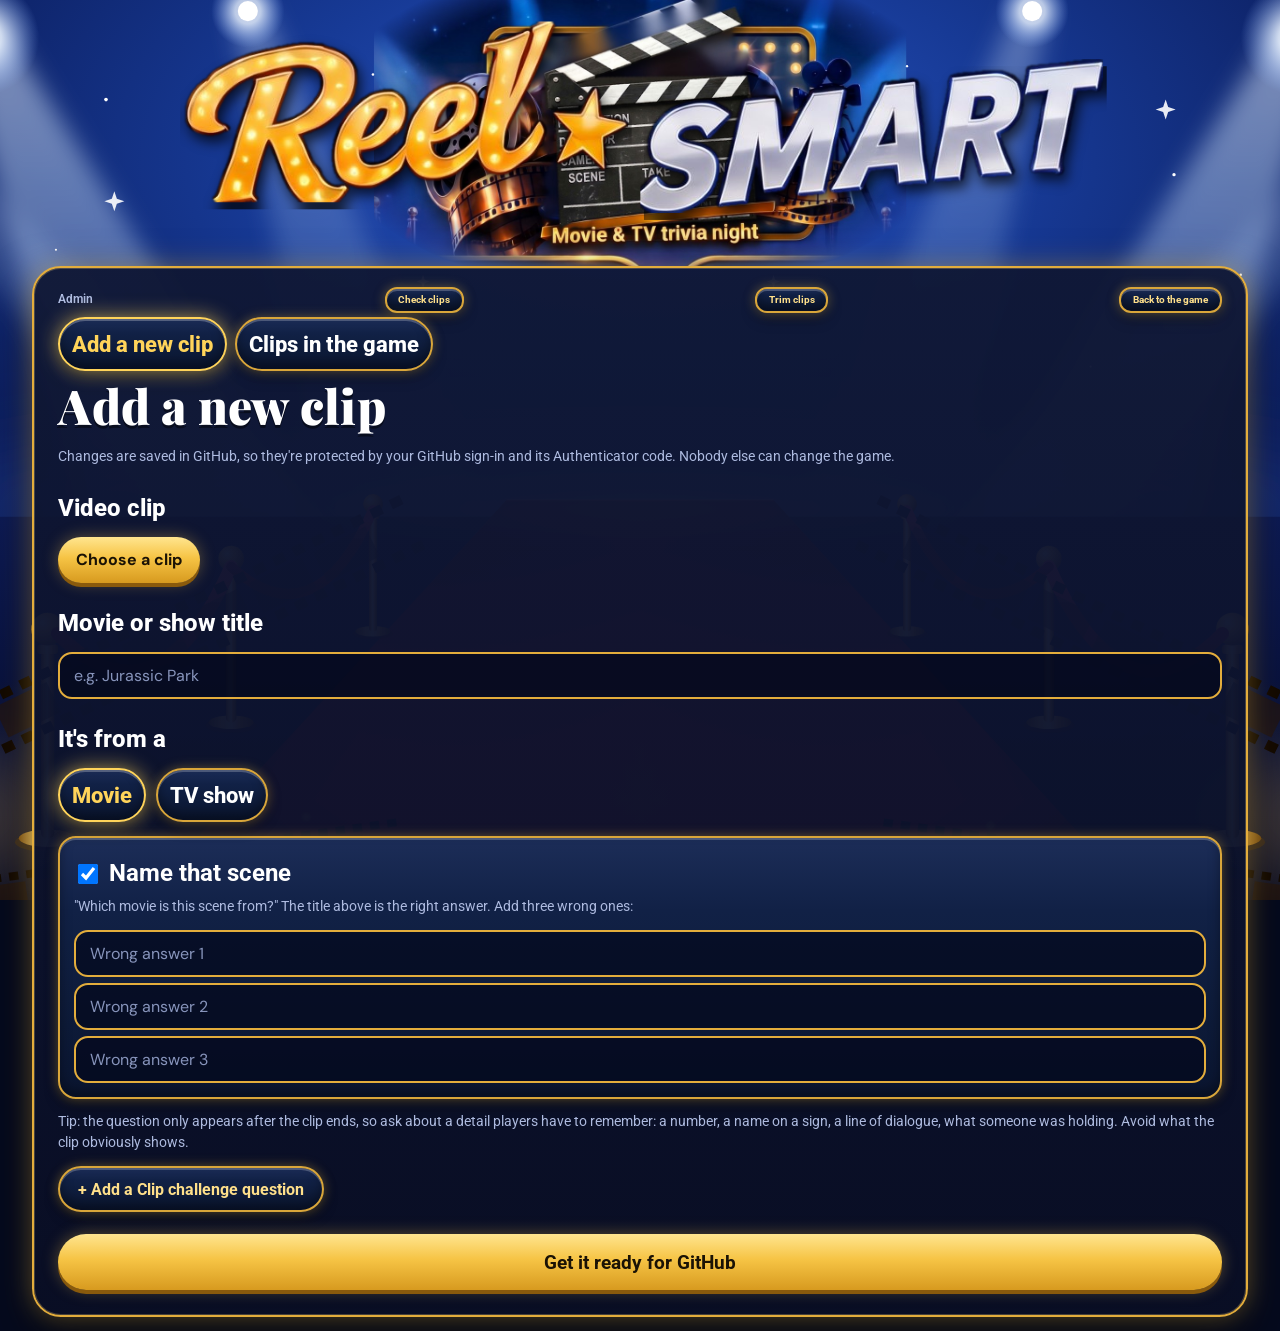
<file: admin.html>
<!DOCTYPE html>
<html lang="en">
<head>
<meta charset="utf-8">
<meta name="viewport" content="width=device-width, initial-scale=1">
<meta name="robots" content="noindex">
<title>Reel Smart · Admin</title>
<link rel="preconnect" href="https://fonts.googleapis.com">
<link href="https://fonts.googleapis.com/css2?family=Lobster&family=Russo+One&family=Playfair+Display:wght@800;900&family=DM+Sans:wght@400;600;800&family=Roboto:wght@400;500;700;900&display=swap" rel="stylesheet">
<style>.lg-words,.lg-art,.bg-wide{display:none}</style>
<link rel="stylesheet" href="css/style.css?v=1795417885">
</head>
<body>
<div class="bg photo" aria-hidden="true"><img class="bg-wide" src="img/background-wide.svg" alt=""><img class="bg-blur" src="img/background.jpg" alt=""><img class="bg-main" src="img/background.jpg" alt=""></div>
<div class="wrap">
 <header class="marquee"><div class="bulbs" id="bulbs"></div>
  <img class="lg-art" src="img/logo-tv.jpg?v=1795417602" alt="" aria-hidden="true"><img class="lg-words" src="img/logo-words.png?v=1795416919" alt="" aria-hidden="true">
  <h1 class="logo" aria-label="Reel Smart"><span class="lg-reel">Reel</span><span class="lg-star" aria-hidden="true">★</span><span class="lg-smart">SMART</span></h1>
  <p>Admin</p></header>
 <section class="stage">
  <div class="meta"><span>Admin</span><a class="ghost exit btnlink" href="clipcheck.html">Check clips</a><a class="ghost exit btnlink" href="trim.html">Trim clips</a><a class="ghost exit btnlink" href="./">Back to the game</a></div>
  <div class="tabs" id="tabPick">
   <button type="button" class="pill" data-v="add" aria-pressed="true">Add a new clip</button>
   <button type="button" class="pill" data-v="have" aria-pressed="false">Clips in the game</button>
  </div>

  <div id="tab-add">
   <h2>Add a new clip</h2>
   <p class="lockmsg">Changes are saved in GitHub, so they're protected by your GitHub sign-in and its Authenticator code. Nobody else can change the game.</p>
   <label>Video clip</label>
   <div class="row"><label class="up" style="margin:0">Choose a clip<input type="file" accept="video/*" id="aFile"></label><span id="aFileName" class="status" style="margin:0"></span></div>
   <video id="aPrev" controls playsinline class="hide" style="width:100%;max-height:260px;background:#000;border-radius:10px;margin-top:10px"></video>
   <label for="aTitle">Movie or show title</label>
   <input type="text" id="aTitle" maxlength="80" placeholder="e.g. Jurassic Park" style="width:100%">
   <label>It's from a</label>
   <div class="row" id="aKind"><button type="button" class="pill" data-v="movie" aria-pressed="true">Movie</button><button type="button" class="pill" data-v="tv" aria-pressed="false">TV show</button></div>
   <div class="rcard"><label class="check" style="margin:0"><input type="checkbox" id="aScene" checked><b>Name that scene</b></label>
    <div id="sceneFields"><div class="status" style="margin:0 0 6px">"Which movie is this scene from?" The title above is the right answer. Add three wrong ones:</div>
    <input type="text" id="dis0" maxlength="80" placeholder="Wrong answer 1"><input type="text" id="dis1" maxlength="80" placeholder="Wrong answer 2"><input type="text" id="dis2" maxlength="80" placeholder="Wrong answer 3"></div></div>
   <div id="hardCards"></div>
   <p class="status" style="margin:12px 0 0">Tip: the question only appears after the clip ends, so ask about a detail players have to remember: a number, a name on a sign, a line of dialogue, what someone was holding. Avoid what the clip obviously shows.</p>
   <button class="ghost" id="addHard" style="margin-top:12px">+ Add a Clip challenge question</button>
   <button class="start" id="build">Get it ready for GitHub</button>
   <p class="status" id="aStatus" aria-live="polite"></p>

   <div id="steps" class="hide">
    <h3>Three steps to publish it</h3>
    <div class="rcard"><h4>1. Upload the clip</h4>
     <p style="margin:0 0 8px">Name the file <b class="secret" id="fname"></b> and drop it into the <b>clips</b> folder on GitHub.</p>
     <a class="btnlink up" id="upLink" target="_blank" rel="noopener">Open the clips upload page</a></div>
    <div class="rcard"><h4>2. Add the questions</h4>
     <p style="margin:0 0 8px">Copy this and open <b>data/custom.json</b>. If the file is just <code>[]</code>, put this between the brackets. Otherwise type a comma after the last <code>}</code> and paste this before the final <code>]</code>.</p>
     <pre class="secret" id="json" style="white-space:pre-wrap;max-height:260px;overflow:auto"></pre>
     <div class="row"><button id="copy">Copy</button><a class="btnlink up ghost" id="editLink" target="_blank" rel="noopener">Open custom.json to edit</a></div></div>
    <div class="rcard"><h4>3. Commit</h4><p style="margin:0">Click <b>Commit changes</b> on GitHub. The site updates in about a minute.</p></div>
   </div>
  </div>

  <div id="tab-have" class="hide">
   <h2>Clips in the game</h2>
   <p>Built-in questions with a clip attached, plus clips you've added. To attach a clip to another built-in question, upload it to <b>clips</b> and add a line to <b>data/clips.json</b> (or just send it to Claude).</p>
   <div id="haveList" class="alist"><p class="note">Loading…</p></div>
  </div>
 </section>
</div>
<script type="module" src="js/admin.js?v=1795472675"></script>
</body>
</html>
</file>
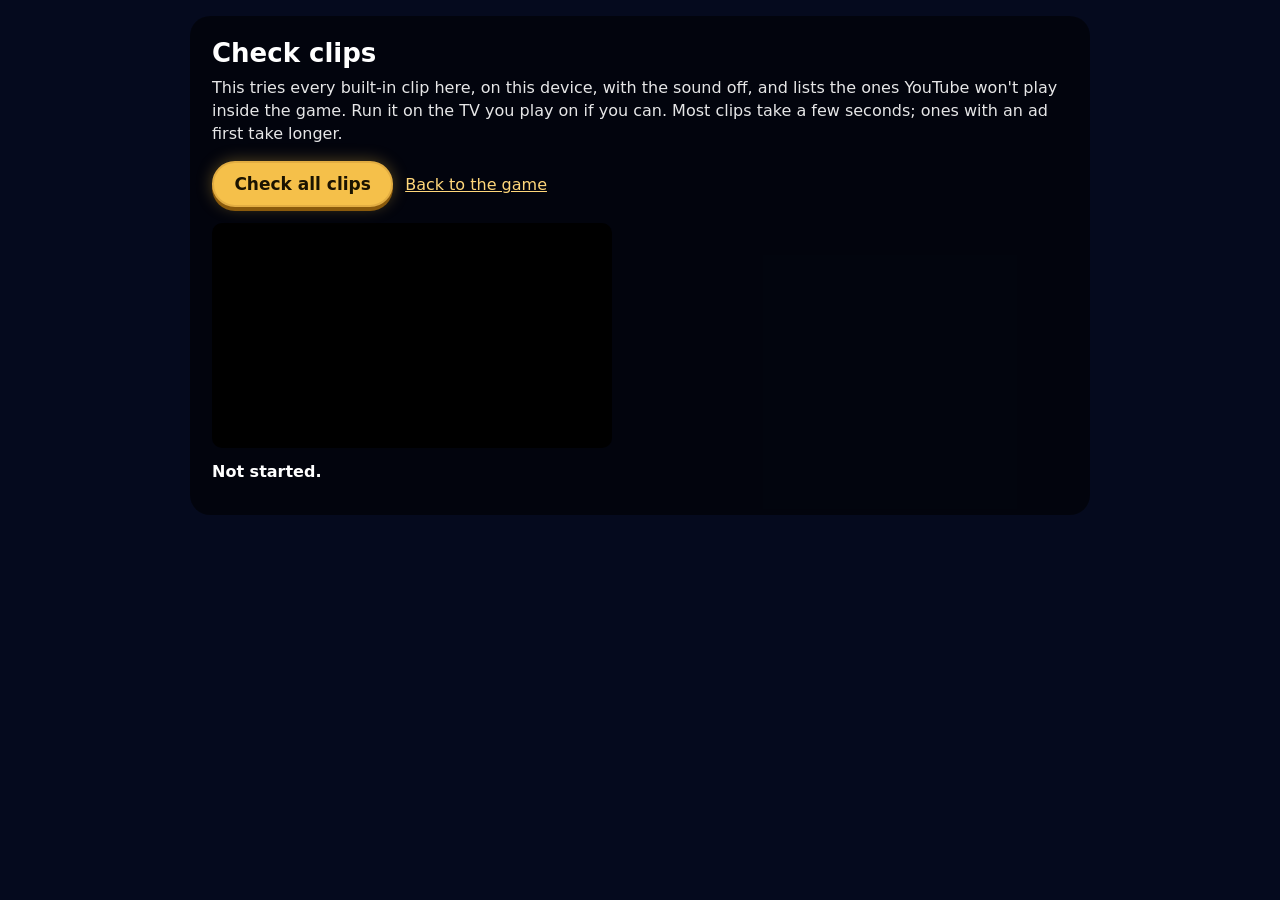
<file: clipcheck.html>
<!DOCTYPE html>
<html lang="en">
<head>
<meta charset="utf-8">
<meta name="viewport" content="width=device-width, initial-scale=1">
<meta name="robots" content="noindex">
<title>Check clips</title>
<link rel="stylesheet" href="css/style.css?v=1795800000">
<style>
 body{padding:16px}
 .cc{max-width:900px;margin:0 auto;background:rgba(0,0,0,.55);color:#fff;border-radius:20px;padding:22px;font:16px/1.45 system-ui,sans-serif}
 .cc h1{font:800 26px/1.2 system-ui,sans-serif;margin:0 0 6px} .cc p{margin:.4em 0 1em;opacity:.9}
 .cc button{font:700 17px system-ui,sans-serif;padding:.6em 1.2em;border-radius:999px;border:2px solid #e2ad42;background:#f5c04a;color:#1b1300;cursor:pointer;margin:0 .4em .6em 0}
 .cc button.alt{background:transparent;color:#ffd77a}
 #ccPlayer{width:400px;height:225px;max-width:100%;margin:6px 0 12px;background:#000;border-radius:10px;overflow:hidden}
 #ccSum{font-weight:700;margin:.6em 0}
 #ccProb{background:#fff;color:#111;border-radius:14px;padding:14px 18px;margin:10px 0 16px}
 #ccProb h2{margin:0 0 4px;font:800 22px system-ui,sans-serif;color:#111!important;-webkit-text-fill-color:#111;background:none!important;text-shadow:none!important;filter:none!important} #ccProb .tip{margin:0 0 8px;color:#444}
 #ccProb ol{margin:0;padding-left:1.6em;font:600 20px/1.5 system-ui,sans-serif} #ccProb .alt{color:#7a5200;border-color:#c9921e;margin-top:10px} #ccList{list-style:none;padding:0;margin:0;font-size:14px}
 #ccList li{padding:5px 8px;border-bottom:1px solid rgba(255,255,255,.12);display:flex;gap:10px}
 #ccList .ok{color:#7be38b} #ccList .bad{color:#ff8a8a} #ccList .slow{color:#ffd77a} #ccList b{min-width:22px}
 #ccList span.k{flex:1;word-break:break-all;opacity:.9}
 a{color:#ffd77a}
</style>
</head>
<body>
<div class="cc">
 <h1>Check clips</h1>
 <p>This tries every built-in clip here, on this device, with the sound off, and lists the ones YouTube won't play inside the game. Run it on the TV you play on if you can. Most clips take a few seconds; ones with an ad first take longer.</p>
 <button id="ccGo">Check all clips</button> <a href="./">Back to the game</a>
 <div id="ccPlayer"><div id="ccYT"></div></div>
 <div id="ccSum">Not started.</div>
 <div id="ccProb" hidden>
  <h2>Clips to replace</h2>
  <p class="tip">Take a photo of this box and send it to Claude, or use Share on a phone.</p>
  <ol id="ccProbList"></ol>
  <button id="ccShare" class="alt" hidden>Share</button>
 </div>
 <ul id="ccList"></ul>
</div>
<script>
(() => {
 const KEY = document.documentElement.dataset.badkey || (location.pathname.includes("reel-meds") ? "reelmeds" : location.pathname.includes("reel-faith") ? "reelfaith" : "reelsmart") + "-badclips";
 const MEAN = { 2: "bad video ID", 5: "the player couldn't play it", 100: "removed or private", 101: "owner blocks playback on other sites", 150: "owner blocks playback on other sites", 153: "player setup error" };
 const $ = id => document.getElementById(id);
 let player = null, res = [];
 const api = () => new Promise((ok, no) => {
  if (window.YT && YT.Player) return ok();
  window.onYouTubeIframeAPIReady = ok; const s = document.createElement("script"); s.src = "https://www.youtube.com/iframe_api"; s.onerror = () => no(new Error("YouTube didn't load")); document.head.appendChild(s);
 });
 let cur = null, ready = null;
 const mk = () => ready || (ready = new Promise(ok => {
  player = new YT.Player("ccYT", { width: "400", height: "225", playerVars: { autoplay: 1, mute: 1, playsinline: 1, rel: 0 },
   events: { onReady: () => ok(), onStateChange: e => cur && cur.st(e), onError: e => cur && cur.err(e) } });
 }));
 async function tryOne(id) {
  await mk();
  return new Promise(done => {
   let fin = false; const end = r => { if (fin) return; fin = true; clearTimeout(to); cur = null; done(r) };
   const to = setTimeout(() => end({ s: "slow" }), 25000); // allow time for an ad before the clip
   cur = { st: e => { if (e.data === 1) end({ s: "ok", title: (player.getVideoData() || {}).title || "" }) }, err: e => end({ s: "bad", code: e.data }) };
   try { player.mute(); player.loadVideoById(id) } catch (e) { end({ s: "bad", code: "?" }) }
  });
 }
 $("ccGo").onclick = async () => {
  $("ccGo").disabled = true; $("ccList").innerHTML = ""; res = [];
  let clips; try { clips = await (await fetch("data/clips.json?t=" + Date.now())).json() } catch (e) { $("ccSum").textContent = "Couldn't read the clip list."; return }
  try { await api() } catch (e) { $("ccSum").textContent = "YouTube didn't load on this device, so no clips can play here."; $("ccGo").disabled = false; return }
  const items = Object.entries(clips).map(([k, v]) => { const m = /^yt:([\w-]{11})/.exec(String(v)); return m ? [k, m[1]] : null }).filter(Boolean);
  let bad = {}; try { bad = JSON.parse(localStorage.getItem(KEY) || "{}") || {} } catch (e) { }
  for (let i = 0; i < items.length; i++) {
   const [k, id] = items[i]; $("ccSum").textContent = `Checking ${i + 1} of ${items.length}…`;
   const r = await tryOne(id); r.k = k; r.id = id; res.push(r);
   const bk = k + "|" + id; delete bad[k]; if (r.s === "bad" && [100, 101, 150].includes(r.code)) bad[bk] = Date.now(); else if (r.s === "ok") delete bad[bk];
   const li = document.createElement("li"); li.className = r.s;
   li.innerHTML = `<b>${r.s === "ok" ? "✓" : r.s === "bad" ? "✗" : "…"}</b><span class="k"></span><span></span>`;
   li.children[1].textContent = k + (r.title ? " · " + r.title : "");
   li.children[2].textContent = r.s === "ok" ? "plays" : r.s === "bad" ? `error ${r.code}: ${MEAN[r.code] || "unknown"}` : "needs a tap (likely an ad)";
   $("ccList").appendChild(li);
  }
  try { player.stopVideo() } catch (e) { }
  try { localStorage.setItem(KEY, JSON.stringify(bad)) } catch (e) { }
  const n = s => res.filter(r => r.s === s).length;
  $("ccSum").textContent = `${n("ok")} play, ${n("bad")} blocked, ${n("slow")} need a tap to start (usually an ad). Blocked clips are now skipped in games on this device.`;
  $("ccGo").disabled = false;
  const probs = report();
  $("ccProbList").innerHTML = ""; probs.forEach(x => { const li = document.createElement("li"); li.textContent = x; $("ccProbList").appendChild(li) });
  if (!probs.length) { const li = document.createElement("li"); li.textContent = "None: every clip plays here."; $("ccProbList").appendChild(li) }
  $("ccProb").hidden = false; $("ccShare").hidden = !navigator.share; $("ccProb").scrollIntoView({ behavior: "smooth" });
 };
 const report = () => res.filter(r => r.s !== "ok").map(r => `${r.k} (${r.s === "bad" ? "error " + r.code : "needs a tap"})`);
 $("ccShare").onclick = async () => {
  const txt = report().join("\n") || "All clips play.";
  try { await navigator.share({ title: "Clips to replace", text: txt }) } catch (e) { }
 };
})();
</script>
</body>
</html>
</file>
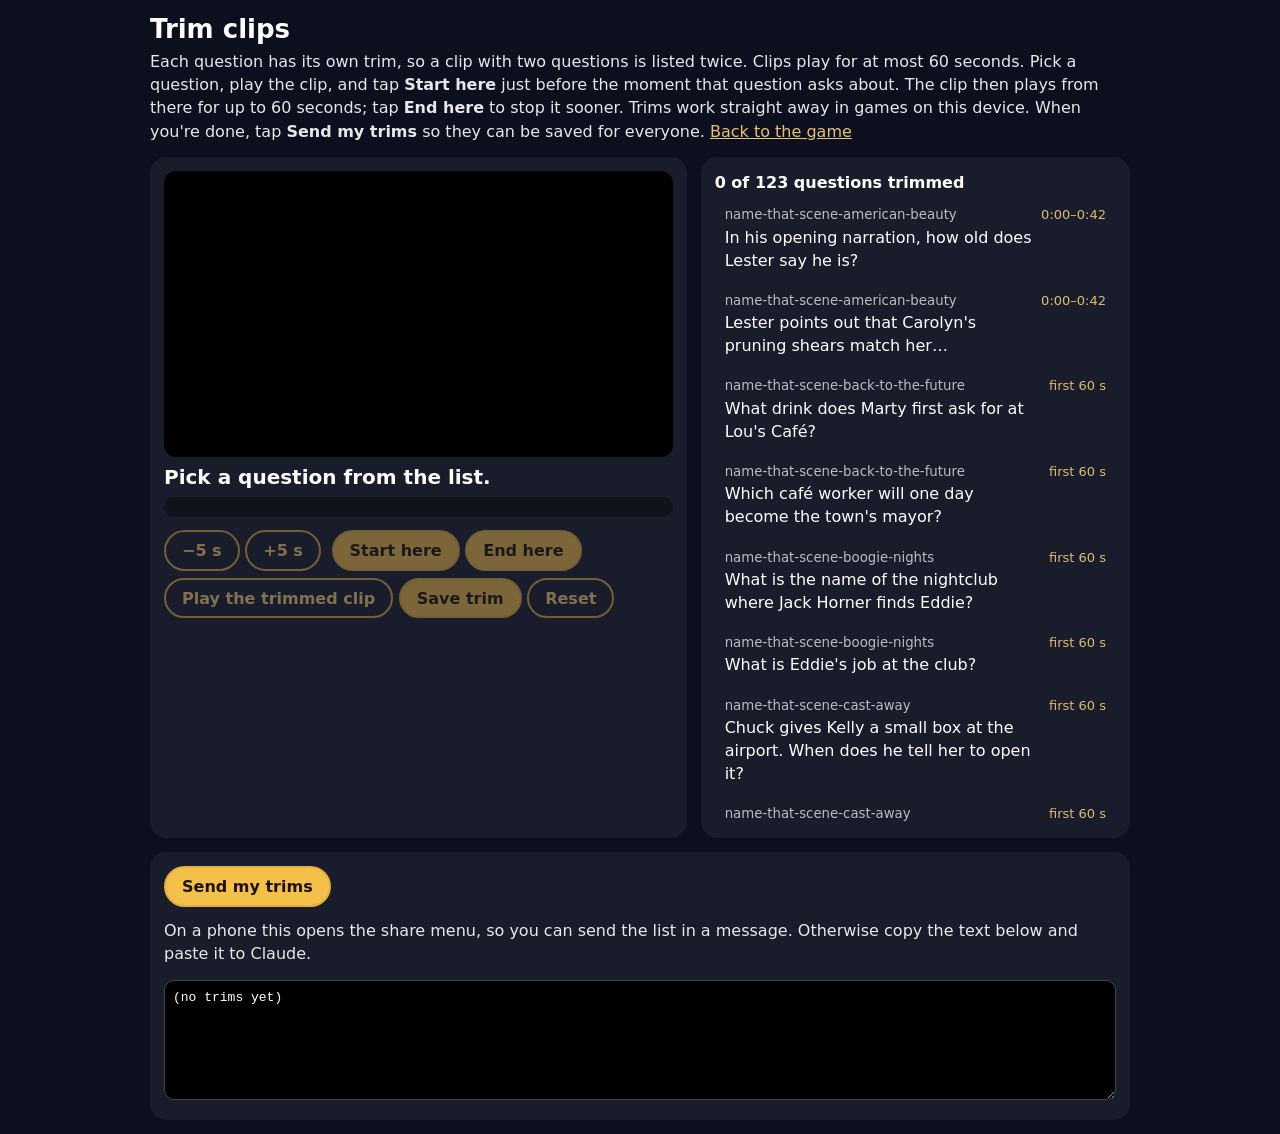
<file: trim.html>
<!DOCTYPE html>
<html lang="en">
<head>
<meta charset="utf-8">
<meta name="viewport" content="width=device-width, initial-scale=1">
<meta name="robots" content="noindex">
<title>Trim clips</title>
<style>
 :root{color-scheme:dark}
 body{margin:0;padding:14px;background:#0b0f1e;color:#fff;font:16px/1.45 system-ui,sans-serif}
 .wrap{max-width:980px;margin:0 auto}
 h1{font:800 26px/1.2 system-ui,sans-serif;margin:0 0 4px} p{margin:.3em 0 .9em;opacity:.9}
 a{color:#ffd77a}
 button{font:700 16px system-ui,sans-serif;padding:.55em 1em;border-radius:999px;border:2px solid #e2ad42;background:#f5c04a;color:#1b1300;cursor:pointer;margin:0 .35em .45em 0}
 button.alt{background:transparent;color:#ffd77a} button:disabled{opacity:.45}
 .grid{display:grid;grid-template-columns:1fr;gap:14px} @media(min-width:900px){.grid{grid-template-columns:minmax(0,1.25fr) minmax(0,1fr)}}
 .card{background:rgba(255,255,255,.06);border-radius:16px;padding:14px}
 #pl{position:relative;width:100%;aspect-ratio:16/9;background:#000;border-radius:12px;overflow:hidden} #pl iframe,#pl>div{width:100%;height:100%;border:0}
 .now{font:700 20px system-ui,sans-serif;margin:8px 0} .win{font:700 18px system-ui,sans-serif;color:#ffd77a}
 #qs{margin:.5em 0 .8em;padding:10px 14px;border-radius:12px;background:rgba(0,0,0,.35)}
 #qs .q{font:700 19px/1.35 system-ui,sans-serif;margin:0 0 .4em} #qs ol{margin:0;padding-left:1.4em} #qs li{margin:.15em 0;font-size:17px}
 #qs li.right{color:#7be38b;font-weight:700} #qs li.right::after{content:"  ✓ correct answer";font-weight:600;font-size:14px}
 #list{list-style:none;margin:0;padding:0;max-height:70vh;overflow:auto} #list li{padding:8px 10px;border-radius:10px;cursor:pointer;display:flex;gap:8px;align-items:baseline}
 #list li:hover,#list li.on{background:rgba(245,192,74,.18)} #list .k{flex:1;overflow-wrap:anywhere} #list .st{font-size:13px;opacity:.85;white-space:nowrap}
 .done{color:#7be38b} .todo{color:#ffd77a}
 textarea{width:100%;min-height:120px;background:#000;color:#fff;border-radius:10px;border:1px solid #444;font:13px/1.4 ui-monospace,monospace;padding:8px;box-sizing:border-box}
 .warn{color:#ff9b9b;font-weight:700} .warn.ok{color:#7be38b}
</style>
</head>
<body>
<div class="wrap">
 <h1>Trim clips</h1>
 <p>Each question has its own trim, so a clip with two questions is listed twice. Clips play for at most 60 seconds. Pick a question, play the clip, and tap <b>Start here</b> just before the moment that question asks about. The clip then plays from there for up to 60 seconds; tap <b>End here</b> to stop it sooner. Trims work straight away in games on this device. When you're done, tap <b>Send my trims</b> so they can be saved for everyone. <a href="./">Back to the game</a></p>
 <div class="grid">
  <div class="card">
   <div id="pl"><div id="yt"></div></div>
   <div class="now" id="now">Pick a question from the list.</div>
   <div class="win" id="win"></div>
   <div id="qs"></div>
   <div>
    <button id="back5" class="alt" disabled>−5 s</button><button id="fwd5" class="alt" disabled>+5 s</button>
    <button id="setS" disabled>Start here</button><button id="setE" disabled>End here</button>
   </div>
   <div><button id="prev" class="alt" disabled>Play the trimmed clip</button><button id="save" disabled>Save trim</button><button id="reset" class="alt" disabled>Reset</button></div>
   <div class="warn" id="msg"></div>
  </div>
  <div class="card">
   <div><b id="count"></b></div>
   <ul id="list"></ul>
  </div>
 </div>
 <div class="card" style="margin-top:14px">
  <button id="send">Send my trims</button>
  <p>On a phone this opens the share menu, so you can send the list in a message. Otherwise copy the text below and paste it to Claude.</p>
  <textarea id="out" readonly></textarea>
 </div>
</div>
<script type="module">
const PREFIX = location.pathname.includes("reel-meds") ? "reelmeds" : location.pathname.includes("reel-faith") ? "reelfaith" : "reelsmart";
const KEY = PREFIX + "-trims", MAX = 60;
const $ = id => document.getElementById(id);
let clips = {}, items = [], trims = {}, cur = null, player = null, ready = null, sel = { s: 0, e: 0 }, watch = null;
try { trims = JSON.parse(localStorage.getItem(KEY) || "{}") || {} } catch (e) { }
const fmt = x => { x = Math.max(0, Math.round(x)); return Math.floor(x / 60) + ":" + String(x % 60).padStart(2, "0") };
const parse = v => { const m = /^yt:([\w-]{11})(?:@(\d+(?:\.\d+)?)(?:-(\d+(?:\.\d+)?))?)?$/.exec(String(v)); return m ? { yt: m[1], s: +(m[2] || 0), e: m[3] ? +m[3] : 0 } : null };
const tslug = x => String(x).toLowerCase().normalize("NFKD").replace(/[^a-z0-9]+/g, "-").replace(/^-|-$/g, "").slice(0, 60);
const item = id => items.find(x => x.id === id);
const mine = it => { const t = trims[it.id]; return t && t.yt === clips[it.key].yt ? t : null };
const saveAll = () => { try { localStorage.setItem(KEY, JSON.stringify(trims)) } catch (e) { } renderList(); renderOut() };
function renderOut() {
  const lines = items.filter(mine).map(it => { const t = mine(it); return `"${it.id}": "yt:${t.yt}@${t.s}-${t.e}"` });
  $("out").value = lines.length ? lines.join(",\n") : "(no trims yet)";
}
function renderList() {
  const n = items.filter(mine).length;
  $("count").textContent = `${n} of ${items.length} questions trimmed`;
  $("list").innerHTML = "";
  for (const it of items) {
    const c = clips[it.key], t = mine(it);
    const li = document.createElement("li"); if (cur === it.id) li.className = "on";
    li.innerHTML = '<span class="k"></span><span class="st"></span>';
    li.children[0].innerHTML = '<small style="opacity:.7"></small><br>'; li.children[0].firstChild.textContent = it.key; li.children[0].append(it.q);
    li.children[1].textContent = t ? `✓ ${fmt(t.s)}–${fmt(t.e)}` : c.e ? `${fmt(c.s)}–${fmt(c.e)}` : "first 60 s";
    li.children[1].className = "st " + (t ? "done" : "todo");
    li.onclick = () => pick(it.id); $("list").appendChild(li);
  }
}
const api = () => new Promise(ok => { if (window.YT && YT.Player) return ok(); window.onYouTubeIframeAPIReady = ok; const s = document.createElement("script"); s.src = "https://www.youtube.com/iframe_api"; document.head.appendChild(s) });
const mk = () => ready || (ready = api().then(() => new Promise(ok => { player = new YT.Player("yt", { width: "100%", height: "100%", playerVars: { playsinline: 1, rel: 0 }, events: { onReady: () => ok() } }) })));
function showWin() { $("win").textContent = `Plays ${fmt(sel.s)} to ${fmt(sel.e)} (${Math.round(sel.e - sel.s)} s)` }
async function pick(id) {
  const it = item(id); cur = id; const c = clips[it.key], t = mine(it);
  sel = t ? { s: t.s, e: t.e } : { s: c.s || 0, e: c.e && c.e > (c.s || 0) && c.e - (c.s || 0) <= MAX ? c.e : (c.s || 0) + MAX };
  $("now").textContent = it.key; showWin(); $("msg").textContent = ""; $("msg").className = "warn";
  $("qs").innerHTML = ""; const qd = document.createElement("p"); qd.className = "q"; qd.textContent = it.q; $("qs").appendChild(qd);
  const ol = document.createElement("ol"); ol.type = "A";
  (it.o || []).forEach((o, i) => { const li = document.createElement("li"); li.textContent = o; if (i === it.a) li.className = "right"; ol.appendChild(li) }); $("qs").appendChild(ol);
  ["back5", "fwd5", "setS", "setE", "prev", "save", "reset"].forEach(x => $(x).disabled = false);
  renderList(); await mk(); clearInterval(watch); player.cueVideoById({ videoId: c.yt, startSeconds: sel.s });
}
const now = () => { try { return player.getCurrentTime() } catch (e) { return 0 } };
$("back5").onclick = () => player.seekTo(Math.max(0, now() - 5), true);
$("fwd5").onclick = () => player.seekTo(now() + 5, true);
$("setS").onclick = () => { const s = Math.floor(now()); sel.s = s; if (sel.e <= s || sel.e - s > MAX) sel.e = s + MAX; showWin(); $("msg").textContent = "" };
$("setE").onclick = () => { const e = Math.ceil(now()); if (e <= sel.s) { $("msg").textContent = "The end has to be after the start." ; return } sel.e = Math.min(e, sel.s + MAX); showWin(); $("msg").textContent = e > sel.s + MAX ? "Clips can be at most 60 seconds, so the end was moved to 60 s after the start." : "" };
$("prev").onclick = () => { clearInterval(watch); player.loadVideoById({ videoId: clips[item(cur).key].yt, startSeconds: sel.s, endSeconds: sel.e }) };
$("save").onclick = () => { trims[cur] = { yt: clips[item(cur).key].yt, s: sel.s, e: sel.e }; saveAll(); $("msg").textContent = "Saved. Games on this device now use this trim."; $("msg").className = "warn ok" };
$("reset").onclick = () => { delete trims[cur]; saveAll(); pick(cur) };
$("send").onclick = async () => {
  const txt = `Question trims for ${PREFIX}:\n` + $("out").value;
  if (navigator.share) { try { await navigator.share({ title: "Clip trims", text: txt }); return } catch (e) { } }
  try { await navigator.clipboard.writeText(txt); $("send").textContent = "Copied" } catch (e) { $("out").select() }
};
(async () => {
  const cm = await fetch("data/clips.json", { cache: "no-cache" }).then(r => r.json()).catch(() => ({}));
  for (const [k, v] of Object.entries(cm)) { const c = parse(v); if (c) clips[k] = c }
  try { const { Q } = await import("./js/questions.js"); for (const q of Q) if (q.clip && clips[q.clip]) items.push({ id: q.clip + "|" + tslug(q.q), key: q.clip, q: q.q, o: q.o, a: q.a }) } catch (e) { }
  renderList(); renderOut();
})();
</script>
</body>
</html>
</file>
<file: css/style.css>
/* VOICE: party night at an old movie palace, loud but tidy
   IDEA: a cinema marquee + admission ticket; each question is a ticket stub
   PICTURE: lit marquee header, faint Hollywood-hills premiere night behind
   COLOUR and TYPE: navy, steel blue, marquee gold; Limelight + DM Sans
   LAYOUT: phone = one column; TV (16:9) = marquee strip, stage left, scoreboard right */
:root{color-scheme:light dark;
 --bg:light-dark(#22374f,#142233);--bg2:light-dark(#1b2d42,#0e1a28);
 --ink:#fff;--gold:#f2c14e;--gold2:#a8801f;--card:#a9bfd6;
 --cink:#0d1b2c;--muted:#263f5c;--line:#86a2bf;
 --ok:#2fbf71;--bad:#e5484d;
 --LA:#f2c14e;--LB:#5fa8e8;--LC:#ef7b6b;--LD:#5cc9a0}
:root[data-theme=light]{color-scheme:light}:root[data-theme=dark]{color-scheme:dark}
*{box-sizing:border-box;min-width:0}
body{margin:0;min-height:100vh;color:var(--ink);font:16px/1.55 "DM Sans",system-ui,sans-serif;overflow-x:clip;
 background:repeating-linear-gradient(90deg,var(--bg) 0 38px,var(--bg2) 38px 44px,var(--bg) 44px 82px)}
.bg{position:fixed;inset:0;z-index:0;pointer-events:none;opacity:.5}
.bg svg{width:100%;height:100%;display:block}
.beams polygon{transform-box:fill-box;transform-origin:50% 100%;animation:sweep 9s ease-in-out infinite alternate}
.beams .b2{animation-duration:11s;animation-direction:alternate-reverse}.beams .b3{animation-duration:13s}
@keyframes sweep{from{transform:rotate(-7deg)}to{transform:rotate(7deg)}}
.wrap{position:relative;z-index:1;max-width:900px;margin:0 auto;padding:clamp(16px,3vw,36px) max(4vw,14px) 48px}
.marquee{position:relative;background:linear-gradient(#1f3a5c,#0b1a2d);border:6px solid var(--gold2);border-radius:18px;
 padding:26px 20px 22px;text-align:center;box-shadow:0 14px 0 rgba(0,0,0,.25),inset 0 0 0 3px #000}
.bulbs{position:absolute;inset:6px;pointer-events:none}
.bulbs i{position:absolute;width:10px;height:10px;border-radius:50%;background:#ffe9a8;box-shadow:0 0 8px 2px #ffcf4a;opacity:.35;animation:chase 1.2s infinite}
@keyframes chase{0%,40%{opacity:1}60%,100%{opacity:.3}}
.marquee h1{font:400 clamp(36px,8vw,64px)/1.05 Limelight,serif;margin:0;color:var(--gold);text-shadow:0 0 18px rgba(245,197,66,.55),0 3px 0 #6a4a08;text-wrap:balance}
.marquee p{margin:6px 0 0;color:#cfe3f7;font-weight:600}
.stage{margin-top:22px;background:var(--card);color:var(--cink);border-radius:16px;padding:clamp(18px,3.5vw,34px);box-shadow:0 18px 40px rgba(0,0,0,.35);position:relative}
.stage::before,.stage::after{content:"";position:absolute;top:60px;width:26px;height:26px;border-radius:50%;background:var(--bg2)}
.stage::before{left:-13px}.stage::after{right:-13px}
h2{font:400 clamp(26px,4.5vw,36px)/1.1 Limelight,serif;margin:0 0 14px;text-wrap:balance}
h3{font-size:17px;margin:22px 0 4px}
label{font-weight:600;display:block;margin:14px 0 6px}
.row{display:flex;flex-wrap:wrap;gap:10px;align-items:center}
input[type=text],input[type=search]{font:16px "DM Sans",sans-serif;padding:11px 14px;border-radius:10px;border:2px solid var(--muted);background:rgba(255,255,255,.35);color:var(--cink);min-height:46px;flex:1 1 160px}
button,.up{font:700 16px "DM Sans",sans-serif;min-height:46px;padding:10px 18px;border-radius:12px;border:0;cursor:pointer;color:#142131;background:var(--gold);box-shadow:0 4px 0 var(--gold2);display:inline-flex;align-items:center;justify-content:center;gap:6px}
button:active{transform:translateY(2px);box-shadow:0 2px 0 var(--gold2)}
button:focus-visible,input:focus-visible,.up:focus-within{outline:3px solid #fff;outline-offset:2px}
button:disabled{opacity:.55;cursor:default}
.ghost{background:transparent;color:var(--cink);border:2px solid var(--muted);box-shadow:none}
.pill{background:transparent;color:var(--cink);border:2px solid var(--muted);box-shadow:none;padding:8px 14px}
.pill[aria-pressed=true]{background:#1f3a5f;color:#fff;border-color:#1f3a5f}
.modes{display:grid;grid-template-columns:repeat(2,minmax(0,1fr));gap:10px}
.mode{flex-direction:column;align-items:flex-start;text-align:left;gap:2px;background:transparent;color:var(--cink);border:2px solid var(--muted);box-shadow:none;padding:12px 16px}
.mode small{font-weight:600;font-size:13px;color:var(--muted)}
.mode[aria-pressed=true]{background:#1f3a5f;color:#fff;border-color:#1f3a5f}.mode[aria-pressed=true] small{color:#cfe3f7}
.joinbar{display:flex;flex-wrap:wrap;gap:10px;align-items:center;justify-content:space-between;background:#1f3a5f;color:#fff;border-radius:12px;padding:12px 16px;margin-bottom:18px}
.joinbar strong{font-size:17px}
.chips{display:flex;flex-wrap:wrap;gap:8px;margin-top:10px}
.chip{display:inline-flex;align-items:center;gap:8px;background:#1f3a5f;color:#fff;border-radius:999px;padding:6px 6px 6px 14px;font-weight:600}
.chip button{min-height:30px;width:30px;padding:0;border-radius:50%;background:rgba(255,255,255,.2);color:#fff;box-shadow:none}
.chip.off{opacity:.5}
.start{margin-top:22px;width:100%;font-size:19px;min-height:56px}
.note{color:var(--muted);font-size:14px;margin:14px 0 0}
.meta{display:flex;justify-content:space-between;gap:10px;flex-wrap:wrap;color:var(--muted);font-weight:600;font-size:14px;align-items:center}
.turn{font:400 22px Limelight,serif;color:#1f3a5f;margin:4px 0 2px}
.cat{display:inline-block;font-size:13px;font-weight:800;padding:3px 10px;border-radius:6px;background:var(--gold);color:#142131}
.q{font-size:clamp(20px,3.4vw,26px);font-weight:800;line-height:1.3;margin:12px 0 6px;text-wrap:balance}
.emoji{font-size:clamp(44px,10vw,72px);letter-spacing:.1em;text-align:center;margin:8px 0}
.screen{margin:12px 0;background:#000;border-radius:12px;overflow:hidden;border:4px solid #111}
.screen video,.screen .ytwrap{display:block;width:100%;max-height:60vh;background:#000}
.timer{height:10px;background:rgba(13,27,44,.2);border-radius:6px;overflow:hidden;margin:12px 0 16px}
.timer div{height:100%;background:var(--gold);width:100%;transition:width .1s linear}
.opts{display:grid;grid-template-columns:repeat(2,minmax(0,1fr));gap:10px}
@media(max-width:600px){.opts{grid-template-columns:minmax(0,1fr)}}
.opt{text-align:left;justify-content:flex-start;background:rgba(255,255,255,.25);color:var(--cink);border:2px solid var(--muted);box-shadow:none;gap:12px;min-height:58px}
.opt b{flex:none;width:28px;height:28px;border-radius:50%;display:grid;place-items:center;background:var(--cink);color:#fff;font-size:14px}
.opt.tile{cursor:default}.opt.tile:active{transform:none}
.opt.tile b{color:#142131}
.L0 b,.pb.L0{background:var(--LA)}.L1 b,.pb.L1{background:var(--LB)}.L2 b,.pb.L2{background:var(--LC)}.L3 b,.pb.L3{background:var(--LD)}
.opt.right{background:var(--ok);border-color:var(--ok);color:#fff}
.opt.wrong{background:var(--bad);border-color:var(--bad);color:#fff}
.opt.dim{opacity:.45}
.result{margin-top:16px;font-weight:700;min-height:1.5em}
.next{margin-top:12px}
.board{margin-top:18px;display:flex;flex-wrap:wrap;gap:8px}
.score{flex:1 1 120px;background:#7d99b7;color:#0d1b2c;border-radius:12px;padding:8px 12px;display:flex;justify-content:space-between;gap:8px;font-weight:700}
.score.on{background:var(--gold);color:#142131}
.score.off{opacity:.55}
.score .tick{font-weight:800}
.score .gain{color:#0b6b3a}
.score span:last-child{font-variant-numeric:tabular-nums;white-space:nowrap}
.podium{list-style:none;padding:0;margin:0 0 18px}
.podium li{display:flex;justify-content:space-between;gap:12px;padding:12px 0;border-bottom:1px dashed var(--muted);font-size:18px;font-weight:700}
.podium li:first-child{font-size:24px}
.podium .n{font-variant-numeric:tabular-nums;white-space:nowrap}
.clipbar{display:flex;flex-wrap:wrap;gap:10px;align-items:center;justify-content:space-between;margin-top:18px;padding-top:16px;border-top:1px dashed var(--muted)}
.status{font-size:14px;color:var(--muted);margin:6px 0 0}
.status.warn{color:#8a1c1f;font-weight:700}
.cl{display:grid;grid-template-columns:minmax(0,1fr) auto;gap:10px 14px;align-items:center;padding:12px 0;border-bottom:1px solid var(--line)}
.cl .t{font-weight:700;line-height:1.3}
.cl .s{font-size:13px;color:var(--muted)}
.cl .s.has{color:#0b6b3a;font-weight:700}
.cl .acts{display:flex;gap:8px;flex-wrap:wrap;justify-content:flex-end}
.cl .acts button,.cl .up{min-height:44px;padding:8px 14px;font-size:15px}
.up input{position:absolute;width:1px;height:1px;opacity:0;pointer-events:none}
.up{position:relative}
.cl video{grid-column:1/-1;width:100%;max-height:240px;background:#000;border-radius:10px}
@media(max-width:600px){.cl{grid-template-columns:minmax(0,1fr)}.cl .acts{justify-content:flex-start}.modes{grid-template-columns:minmax(0,1fr)}}
.exit{min-height:40px;padding:6px 14px;font-size:14px}
.codebox{text-align:center;margin:6px 0 18px}
.code{font:400 clamp(56px,10vw,120px)/1 Limelight,serif;letter-spacing:.14em;color:#1f3a5f}
.howto{font-size:clamp(16px,1.4vw,22px);font-weight:600;text-align:center;margin:6px 0 0}
.lobbylist{display:flex;flex-wrap:wrap;gap:10px;justify-content:center;min-height:52px;margin:8px 0 6px}
.lobbylist .chip{font-size:clamp(16px,1.3vw,22px);padding:8px 18px}
/* phone controller */
.me{display:flex;justify-content:space-between;gap:10px;font-weight:800;font-size:18px}
.pmsg{font-size:22px;font-weight:800;text-align:center;margin:26px 0;text-wrap:balance}
.pmsg small{display:block;font-size:15px;font-weight:600;color:var(--muted);margin-top:8px}
.pgrid2{display:grid;grid-template-columns:minmax(0,1fr);gap:12px;margin-top:14px}
.pb{min-height:76px;font-size:19px;justify-content:flex-start;text-align:left;gap:14px;color:#142131;box-shadow:0 4px 0 rgba(0,0,0,.25)}
.pb i{font-style:normal;font-family:Limelight,serif;font-size:30px;flex:none;width:34px}
.pb.pick{outline:4px solid #0d1b2c;outline-offset:2px}
.pb.faded{opacity:.35}
.big{font-size:40px;font-weight:800;text-align:center;margin:10px 0}
.check{display:inline-flex;align-items:center;gap:8px;font-weight:600;margin:0 14px 0 0;min-height:44px}
.check input{width:20px;height:20px}
textarea{font:16px "DM Sans",sans-serif;padding:11px 14px;border-radius:10px;border:2px solid var(--muted);background:rgba(255,255,255,.35);color:var(--cink);width:100%;resize:vertical}
.rcard{background:rgba(255,255,255,.3);border:2px solid var(--line);border-radius:12px;padding:14px;margin-top:14px}
.rcard h4{margin:0 0 8px;font-size:16px}
.rcard input[type=text]{width:100%;margin-top:6px}
.oprow{display:flex;gap:8px;align-items:center;margin-top:6px}.oprow input[type=radio]{width:22px;height:22px;flex:none}
.alist .cl{grid-template-columns:minmax(0,1fr) auto}
.lockmsg{font-size:14px;color:var(--muted);display:flex;gap:8px;align-items:center;margin:0 0 14px}
.btnlink{text-decoration:none;display:inline-flex;align-items:center;justify-content:center;border-radius:12px;font-weight:700}
.setupnote{background:#fff3cd;color:#3b2f00;border-radius:12px;padding:12px 16px;margin-bottom:16px;font-size:15px}
.setupnote code{background:rgba(0,0,0,.08);padding:1px 5px;border-radius:4px}
.progress{height:10px;background:rgba(13,27,44,.2);border-radius:6px;overflow:hidden;margin-top:10px}.progress div{height:100%;width:0;background:var(--gold)}
.qrbox{display:flex;flex-wrap:wrap;gap:18px;align-items:center;margin:12px 0}
.qrbox .qr{background:#fff;padding:10px;border-radius:12px;line-height:0}.qrbox .qr svg{width:180px;height:180px}
.secret{font-family:ui-monospace,Menlo,monospace;font-size:15px;word-break:break-all;background:rgba(255,255,255,.4);padding:8px 10px;border-radius:8px}
input[type=email],input[type=password]{font:16px "DM Sans",sans-serif;padding:11px 14px;border-radius:10px;border:2px solid var(--muted);background:rgba(255,255,255,.35);color:var(--cink);min-height:46px;width:100%}
.tabs{display:flex;flex-wrap:wrap;gap:8px;margin:4px 0 8px}
.hide{display:none!important}
/* TV: wide 16:9 screens */
@media (min-width:1200px) and (min-aspect-ratio:3/2){
 .wrap{max-width:min(96vw,1840px);display:grid;grid-template-columns:minmax(0,1fr) clamp(240px,17vw,340px);grid-template-areas:"mq mq" "st bd";column-gap:24px;align-items:start;padding-top:18px}
 .marquee{grid-area:mq}.stage{grid-area:st}.board{grid-area:bd;flex-direction:column;margin-top:22px}
 body.ingame .marquee{padding:24px 40px}body.ingame .marquee h1{font-size:clamp(30px,2.4vw,46px)}body.ingame .marquee p{display:none}
 .pgrid{display:grid;grid-template-columns:minmax(0,1.55fr) minmax(0,1fr);gap:clamp(20px,2vw,40px);align-items:start}
 .q{font-size:clamp(28px,2.2vw,46px)}.turn{font-size:clamp(24px,1.7vw,34px)}.cat{font-size:clamp(14px,.9vw,19px)}
 .meta{font-size:clamp(14px,.9vw,19px)}
 .opts{grid-template-columns:minmax(0,1fr)}
 .opt{font-size:clamp(18px,1.35vw,28px);min-height:clamp(58px,7vh,96px)}
 .opt b{width:clamp(28px,2.1vw,44px);height:clamp(28px,2.1vw,44px);font-size:clamp(14px,1vw,20px)}
 .screen{margin-top:0}.screen video,.screen .ytwrap{max-height:calc(100vh - 260px)}
 .emoji{font-size:clamp(72px,8vw,150px)}
 .result{font-size:clamp(18px,1.3vw,28px)}
 .score{flex:none;font-size:clamp(16px,1.15vw,24px);padding:10px 14px}
 .timer{height:14px}
}
@media(prefers-reduced-motion:reduce){.bulbs i{animation:none;opacity:.9}.timer div{transition:none}.beams polygon{animation:none}}

/* ================= THEME: Hollywood premiere (navy + gold) ================= */
:root{--bg:#060c26;--bg2:#050a1e;--card:rgba(8,16,48,.9);--cink:#fff;--muted:#aebbe0;--line:rgba(240,190,80,.28);
 --gold:#f6c445;--gold2:#a87411;--goldline:#e3ad3c;--ok:#22b365;--bad:#d9434b}
body{background:#050a1e;color:#fff}
.bg{opacity:1}
.beams polygon{animation-duration:12s}
/* logo */
.marquee{background:none;border:0;box-shadow:none;padding:6px 10px 4px;position:relative;overflow:visible}
.bulbs{display:none}
.logo{margin:0;display:inline-grid;grid-template-columns:auto auto;grid-template-areas:"reel star" "smart smart";justify-items:center;align-items:end;line-height:.9;position:relative;z-index:1;filter:drop-shadow(0 6px 14px rgba(0,0,0,.55))}
.lg-reel{grid-area:reel;font:400 clamp(60px,15vw,118px)/.95 Lobster,"Brush Script MT",cursive;background:linear-gradient(180deg,#fff6c7 0%,#ffd45a 38%,#e39a1e 62%,#ffcf4d 100%);-webkit-background-clip:text;background-clip:text;color:transparent;-webkit-text-stroke:2px #7a4708;padding:0 .08em;transform:rotate(-6deg)}
.lg-star{grid-area:star;font-size:clamp(28px,6vw,48px);color:#ffd45a;align-self:start;margin-left:-.35em;text-shadow:0 0 14px rgba(255,212,90,.9)}
.lg-smart{grid-area:smart;font:400 clamp(52px,13vw,104px)/.9 "Russo One","Arial Black",sans-serif;letter-spacing:.02em;font-style:italic;transform:skewX(-8deg);margin-top:-.08em;background:linear-gradient(180deg,#ffffff 0%,#e9edf6 40%,#9aa6bd 55%,#f4f6fb 75%,#b9c2d4 100%);-webkit-background-clip:text;background-clip:text;color:transparent;-webkit-text-stroke:2px #14214d;padding:0 .1em .06em;border-bottom:6px solid transparent;border-image:linear-gradient(90deg,transparent,#f6c445 12%,#ffe08a 50%,#f6c445 88%,transparent) 1}
.marquee p{margin:8px 0 0;color:#dfe7ff;font-weight:600;letter-spacing:.02em;position:relative;z-index:1}
.lg-reelart{position:absolute;left:max(0px,calc(50% - 320px));top:20px;width:clamp(70px,16vw,130px);opacity:.95;filter:drop-shadow(0 6px 12px rgba(0,0,0,.6))}
.lg-clap{position:absolute;left:50%;top:-6px;width:clamp(90px,20vw,150px);transform:translateX(-62%);opacity:.9;filter:drop-shadow(0 6px 12px rgba(0,0,0,.6))}
@media(max-width:520px){.lg-reelart{left:-6px;top:30px}}
body.ingame .lg-reelart,body.ingame .lg-clap,body.ingame .marquee p{display:none}
body.ingame .lg-reel{font-size:clamp(40px,8vw,64px)}body.ingame .lg-smart{font-size:clamp(34px,7vw,56px)}body.ingame .lg-star{font-size:28px}
/* panels */
.stage{background:linear-gradient(180deg,rgba(12,24,66,.94),rgba(5,11,34,.94));border:2.5px solid var(--goldline);border-radius:28px;color:#fff;
 box-shadow:0 0 0 1px rgba(255,220,130,.25) inset,0 0 26px rgba(246,196,69,.35),0 22px 50px rgba(0,0,0,.55)}
.stage::before,.stage::after{display:none}
h2{color:#fff}h3{color:#ffe08a}
label{color:#e8eeff}
.note,.status,.meta{color:var(--muted)}
.status.warn{color:#ff9a9a}
/* question number pill */
#qnum{display:inline-block;color:#ffd45a;font-weight:800;font-size:clamp(15px,1.3vw,24px);padding:6px 18px;border:2px solid var(--goldline);border-radius:999px;background:linear-gradient(180deg,#121f4d,#070d2a);box-shadow:0 0 14px rgba(246,196,69,.35)}
.turn{color:#ffd45a;font-family:Lobster,cursive}
.cat{background:linear-gradient(180deg,#ffe08a,#e6a52a);color:#1a1205}
.q{color:#fff;text-shadow:0 2px 0 rgba(0,0,0,.35)}
/* buttons */
button,.up{color:#1a1205;background:linear-gradient(180deg,#ffe58f 0%,#f6c445 45%,#d79a1f 100%);box-shadow:0 4px 0 #8a5a0c,0 0 16px rgba(246,196,69,.35);border-radius:999px}
button:active{box-shadow:0 2px 0 #8a5a0c}
.ghost,.pill,.mode{background:rgba(6,12,38,.6);color:#ffe08a;border:2px solid var(--goldline);box-shadow:none}
.pill[aria-pressed=true],.mode[aria-pressed=true]{background:linear-gradient(180deg,#ffe58f,#e6a52a);color:#1a1205;border-color:#ffd45a}
.mode{border-radius:18px}.mode small{color:var(--muted)}.mode[aria-pressed=true] small{color:#4a3209}
button:focus-visible,input:focus-visible,.up:focus-within,a:focus-visible{outline:3px solid #9fd0ff;outline-offset:3px}
a{color:#ffd45a}
input[type=text],input[type=search],input[type=email],input[type=password],textarea{background:rgba(3,8,28,.7);color:#fff;border:2px solid var(--goldline);border-radius:14px}
input::placeholder,textarea::placeholder{color:#8794bb}
.joinbar{background:linear-gradient(180deg,rgba(28,48,120,.6),rgba(10,20,60,.6));border:2px solid var(--goldline);border-radius:20px;color:#fff}
.chip{background:rgba(6,12,38,.85);border:2px solid var(--goldline);color:#fff}
.chip button{background:rgba(255,255,255,.15);color:#fff;box-shadow:none}
/* answers (TV + one screen) */
.opt{background:linear-gradient(180deg,#132563 0%,#0a1440 55%,#070e30 100%);color:#fff;border:2.5px solid var(--goldline);border-radius:999px;box-shadow:0 0 12px rgba(246,196,69,.25),inset 0 1px 0 rgba(255,255,255,.15);font-weight:800;padding-left:10px}
.opt b,.opt.tile b{background:radial-gradient(circle at 50% 35%,#1a2a66,#060c2a);color:#ffd45a;border:2.5px solid #ffd45a;box-shadow:0 0 10px rgba(255,212,90,.5);font-size:1.05em}
.opt span{flex:1;text-align:left}
.opt:hover:not(:disabled):not(.tile){border-color:#ffe08a;box-shadow:0 0 20px rgba(246,196,69,.55)}
.opt.right{background:linear-gradient(180deg,#2bd27a,#13894a);border-color:#9dffc8;color:#fff}
.opt.wrong{background:linear-gradient(180deg,#ec5a62,#a3232b);border-color:#ffb3b7;color:#fff}
.opt.right b,.opt.wrong b{background:rgba(0,0,0,.25);color:#fff;border-color:#fff}
.timer{background:rgba(255,255,255,.12);border:1px solid rgba(246,196,69,.35)}
.timer div{background:linear-gradient(90deg,#ffe58f,#f6c445,#d79a1f)}
.result{color:#fff}
.screen{border:3px solid var(--goldline);border-radius:18px;box-shadow:0 0 22px rgba(246,196,69,.35)}
/* scoreboard */
.score{background:linear-gradient(180deg,rgba(18,34,90,.92),rgba(6,12,38,.92));color:#fff;border:2px solid var(--goldline);border-radius:999px;padding:8px 16px}
.score.on{background:linear-gradient(180deg,#ffe58f,#e6a52a);color:#1a1205}
.score .gain{color:#5ff0a4}
/* lobby + end */
.code{color:#ffd45a;text-shadow:0 0 22px rgba(255,212,90,.55);font-family:"Russo One",sans-serif;letter-spacing:.18em}
.howto{color:#e8eeff}
.podium li{border-bottom-color:rgba(246,196,69,.35);color:#fff}
.podium li:first-child{color:#ffd45a}
#winner{font-family:Lobster,cursive;color:#ffd45a;font-size:clamp(36px,5vw,64px)}
/* phone controller */
.pb,.pb.L0,.pb.L1,.pb.L2,.pb.L3{background:linear-gradient(180deg,#132563 0%,#0a1440 55%,#070e30 100%);color:#fff;border:2.5px solid var(--goldline);border-radius:999px;box-shadow:0 0 14px rgba(246,196,69,.3);min-height:78px;font-weight:800}
.pb i{width:46px;height:46px;flex:none;border-radius:50%;display:grid;place-items:center;font:400 26px "Russo One",sans-serif;color:#ffd45a;border:2.5px solid #ffd45a;background:radial-gradient(circle at 50% 35%,#1a2a66,#060c2a);box-shadow:0 0 10px rgba(255,212,90,.5)}
.pb.pick{outline:none;border-color:#fff;box-shadow:0 0 0 3px #ffd45a,0 0 24px rgba(255,212,90,.8)}
.me{color:#fff}.pmsg{color:#fff}.big{color:#ffd45a;font-family:Lobster,cursive;font-size:48px}
/* admin bits */
.rcard{background:rgba(255,255,255,.05);border:2px solid var(--line);border-radius:18px}
.secret{background:rgba(255,255,255,.08);color:#fff}
.cl{border-bottom-color:var(--line)}.cl .s.has{color:#5ff0a4}
.lockmsg{color:var(--muted)}
/* TV sizing for the new look */
@media (min-width:1200px) and (min-aspect-ratio:3/2){
 .marquee{padding:0}
 body.ingame .lg-reel{font-size:clamp(44px,3.4vw,72px)}body.ingame .lg-smart{font-size:clamp(38px,2.9vw,62px)}
 .opt{min-height:clamp(64px,8vh,104px)}
 .score{border-radius:18px}
}
.marquee h1.logo{text-shadow:none;color:inherit;font:inherit}
.logo span{text-shadow:none}
.lg-star{text-shadow:0 0 14px rgba(255,212,90,.9)}
.lg-smart{-webkit-text-stroke:2.5px #0d1a45;filter:drop-shadow(0 3px 0 #0b1236)}
.lg-reel{filter:drop-shadow(0 3px 0 #5a3205)}
.lg-clap{top:-30px;transform:translateX(-70%) rotate(-6deg);z-index:0}
@media(max-width:700px){.lg-clap{display:none}}
h2{font:400 clamp(24px,4vw,34px)/1.15 "Russo One","Arial Black",sans-serif;letter-spacing:.01em}
@media (min-width:1200px) and (min-aspect-ratio:3/2){
 #setup,#lobby,#join,#phone{grid-column:1/-1;width:100%;max-width:1280px;justify-self:center}
}

/* ===== Exact background artwork (img/background.jpg) ===== */
.bg.photo{position:fixed;inset:0;z-index:0;background:#060b25;overflow:hidden;opacity:1}
.bg.photo img{position:absolute;inset:0;width:100%;height:100%;display:block}
.bg-main{object-fit:cover;object-position:50% 0}
.bg-blur{display:none}
/* The logo is part of the artwork: keep the text for screen readers, leave room for the art. */
.marquee{height:max(55.3vw,31.1vh);padding:0;margin:0}
.marquee .logo,.marquee p{position:absolute;width:1px;height:1px;overflow:hidden;clip:rect(0 0 0 0);white-space:nowrap}
.wrap{padding-top:0}
.stage{margin-top:0}
/* Landscape screens (laptops, TVs): whole artwork centred, the same image blurred behind to fill the sides. */
@media (min-aspect-ratio:941/1672){
 .bg-main{object-fit:contain;object-position:50% 0}
 .bg-blur{display:block;object-fit:cover;filter:blur(30px) brightness(.65) saturate(1.2);transform:scale(1.12)}
 .marquee{height:31.1vh}
}
@media (min-width:1200px) and (min-aspect-ratio:3/2){
 .wrap{grid-template-areas:"mq mq" "st bd";padding-top:0}
 .screen video,.screen .ytwrap{max-height:calc(69vh - 170px)}
 .opt{min-height:clamp(56px,6.4vh,92px)}
 .board{margin-top:0}
}
@media (min-aspect-ratio:941/1672){
 .bg-main{-webkit-mask-image:linear-gradient(90deg,transparent 0,#000 14%,#000 86%,transparent 100%);mask-image:linear-gradient(90deg,transparent 0,#000 14%,#000 86%,transparent 100%)}
 .bg-blur{filter:blur(34px) brightness(.5) saturate(1.15)}
}
@media (min-width:1200px) and (min-aspect-ratio:3/2){.screen video,.screen .ytwrap{max-height:calc(69vh - 200px)}}
@media (min-aspect-ratio:941/1672){
 .bg.photo .bg-main{left:50%;width:calc(100vh * 941 / 1672);transform:translateX(-50%);object-fit:cover;object-position:50% 0;
  -webkit-mask-image:linear-gradient(90deg,transparent 0,#000 18%,#000 82%,transparent 100%);mask-image:linear-gradient(90deg,transparent 0,#000 18%,#000 82%,transparent 100%)}
}

/* ===== Style pass: glossy navy + gold (home mockup) ===== */
.marquee{height:max(59.4vw,33.4vh)}
@media (min-aspect-ratio:941/1672){.marquee{height:33.4vh}}
.stage{border-radius:34px;border-width:3px;padding:clamp(18px,4vw,36px);background:linear-gradient(180deg,rgba(13,25,70,.95),rgba(6,12,38,.96))}
/* glossy surface shared by cards, pills and answers */
.joinbar,.mode,.pill,.ghost,.opt,.pb,.score,.chip,.rcard{background:linear-gradient(180deg,#1d3584 0%,#10215d 38%,#0a1544 62%,#070f33 100%);border:2.5px solid #d9a63a;
 box-shadow:inset 0 2px 0 rgba(255,255,255,.22),inset 0 -6px 12px rgba(0,0,0,.35),0 0 12px rgba(246,196,69,.35),0 6px 14px rgba(0,0,0,.35)}
/* join card: centred like the mockup */
.joinbar{flex-direction:column;align-items:center;text-align:center;gap:14px;padding:clamp(18px,4vw,26px);border-radius:28px;margin-bottom:22px}
.joinbar strong{font-size:clamp(22px,5.4vw,30px);font-weight:800;color:#fff}
.joinbar button{min-width:min(100%,280px);min-height:58px;font-size:clamp(20px,4.8vw,26px);font-weight:800}
.jsub{font-size:14px;color:#dbe3ff}
/* serif headline */
h2,#setup h2{font:900 clamp(32px,7.6vw,48px)/1.1 "Playfair Display",Georgia,serif;color:#fff;text-shadow:0 3px 0 rgba(0,0,0,.45);letter-spacing:.005em}
/* mode cards */
.modes{grid-template-columns:minmax(0,1fr);gap:16px}
.mode{border-radius:30px;padding:16px 26px;gap:4px;color:#fff;min-height:auto}
.mode,.mode[aria-pressed=true]{background:linear-gradient(180deg,#1d3584 0%,#10215d 38%,#0a1544 62%,#070f33 100%)}
.mode{font-size:clamp(22px,5.2vw,30px);font-weight:800}
.mode small{font-size:clamp(15px,3.8vw,19px);font-weight:500;color:#e6ecff}
.mode[aria-pressed=true]{color:#ffd45a;border-color:#ffd45a;box-shadow:inset 0 2px 0 rgba(255,255,255,.25),inset 0 -6px 12px rgba(0,0,0,.35),0 0 22px rgba(255,212,90,.65),0 6px 14px rgba(0,0,0,.35)}
.mode[aria-pressed=true] small{color:#ffe7a6}
/* pills: category grid + question count */
label{font-size:clamp(18px,4.4vw,24px);font-weight:800;color:#fff;margin:22px 0 10px}
#catPick{display:grid;grid-template-columns:repeat(2,minmax(0,1fr));gap:12px}
.pill{color:#fff;border-radius:999px;min-height:54px;font-size:clamp(16px,4.2vw,22px);font-weight:800;justify-content:center;text-align:center;padding:8px 12px}
.pill[aria-pressed=true]{background:linear-gradient(180deg,#1d3584 0%,#10215d 38%,#0a1544 62%,#070f33 100%);color:#ffd45a;border-color:#ffd45a;
 box-shadow:inset 0 2px 0 rgba(255,255,255,.25),inset 0 -6px 12px rgba(0,0,0,.35),0 0 20px rgba(255,212,90,.65),0 6px 14px rgba(0,0,0,.35)}
#lenPick{display:grid;grid-template-columns:repeat(3,minmax(0,1fr));gap:12px}
.ghost{color:#ffe08a}
.exit{min-height:40px;font-size:15px}
/* answers keep their glossy look; letters stay gold-ringed */
.opt{background:linear-gradient(180deg,#1d3584 0%,#10215d 38%,#0a1544 62%,#070f33 100%)}
.opt.right{background:linear-gradient(180deg,#36de88,#13894a)}.opt.wrong{background:linear-gradient(180deg,#f0656c,#a3232b)}
.score.on{background:linear-gradient(180deg,#ffe58f,#e6a52a);color:#1a1205}
@media (min-width:900px){#catPick{grid-template-columns:repeat(3,minmax(0,1fr))}.modes{grid-template-columns:repeat(2,minmax(0,1fr))}}

/* ===== Match the home mockup exactly ===== */
body,button,input,textarea{font-family:Roboto,"DM Sans",system-ui,sans-serif}
.wrap{padding-left:max(5.5vw,16px);padding-right:max(5.5vw,16px)}
#setup.stage{padding:clamp(20px,6vw,40px) clamp(18px,6.5vw,42px) clamp(22px,6vw,40px);border-radius:clamp(28px,8vw,48px);border:3px solid #e2ad42;
 background:linear-gradient(180deg,rgba(10,20,58,.97) 0%,rgba(7,14,44,.97) 100%);box-shadow:0 0 0 1px rgba(255,226,150,.3) inset,0 0 30px rgba(246,196,69,.55),0 24px 50px rgba(0,0,0,.6)}
/* join card */
#setup .joinbar{border-radius:clamp(24px,7vw,40px);padding:clamp(18px,5vw,30px) 16px clamp(14px,4vw,22px);gap:clamp(12px,3.4vw,18px);margin-bottom:clamp(14px,4vw,24px)}
#setup .joinbar strong{font:700 clamp(22px,6vw,34px)/1.15 Roboto,sans-serif}
#setup .joinbar button{min-width:0;width:min(62%,340px);min-height:clamp(54px,14vw,72px);font:700 clamp(21px,5.8vw,32px)/1 Roboto,sans-serif;border-radius:22px;
 background:linear-gradient(180deg,#fff0a8 0%,#ffd45a 30%,#f3b632 62%,#e9a628 100%);box-shadow:inset 0 2px 0 rgba(255,255,255,.7),0 5px 0 #a8700f,0 0 22px rgba(255,200,70,.65)}
.jsub{font:400 clamp(12px,3.3vw,16px)/1.35 Roboto,sans-serif;color:#eef2ff}
/* heading */
#setup h2{font:900 clamp(34px,9.4vw,58px)/1.05 "Playfair Display",Georgia,serif;margin:0 0 clamp(12px,3.4vw,20px);text-shadow:0 3px 0 rgba(0,0,0,.5)}
/* mode cards: white titles like the mockup; the chosen one glows brighter */
#setup .modes{gap:clamp(14px,4vw,22px)}
#setup .mode{border-radius:clamp(26px,8vw,46px);padding:clamp(14px,3.6vw,22px) clamp(20px,5.8vw,36px);color:#fff;font:700 clamp(24px,6.6vw,38px)/1.15 Roboto,sans-serif}
#setup .mode small{font:400 clamp(16px,4.6vw,24px)/1.25 Roboto,sans-serif;color:#fff;margin-top:4px}
#setup .mode[aria-pressed=true]{color:#fff;border-color:#ffd45a;box-shadow:inset 0 2px 0 rgba(255,255,255,.25),inset 0 -6px 12px rgba(0,0,0,.35),0 0 26px rgba(255,212,90,.8),0 6px 14px rgba(0,0,0,.35)}
#setup .mode[aria-pressed=true] small{color:#fff}
/* labels + pills */
#setup label{font:700 clamp(20px,5.6vw,30px)/1.2 Roboto,sans-serif;margin:clamp(16px,4.6vw,26px) 0 clamp(10px,3vw,14px)}
#setup #catPick,#setup #lenPick{gap:clamp(10px,3vw,16px) clamp(12px,3.4vw,18px)}
#setup .pill{min-height:clamp(50px,13.5vw,70px);font:700 clamp(17px,4.9vw,27px)/1.1 Roboto,sans-serif;letter-spacing:-.01em;border-radius:999px;color:#fff}
#setup .pill[aria-pressed=true]{color:#ffd45a}
#setup #catPick .pill[data-v=hard]{font-size:clamp(14px,3.9vw,22px)}
#setup .start{border-radius:22px;font:700 clamp(20px,5.4vw,28px)/1 Roboto,sans-serif;min-height:clamp(56px,14vw,72px);
 background:linear-gradient(180deg,#fff0a8 0%,#ffd45a 30%,#f3b632 62%,#e9a628 100%);box-shadow:inset 0 2px 0 rgba(255,255,255,.7),0 5px 0 #a8700f,0 0 22px rgba(255,200,70,.6)}
@media (min-width:900px){#setup #catPick{grid-template-columns:repeat(3,minmax(0,1fr))}#setup .pill,#setup #catPick .pill[data-v=hard]{font-size:20px;min-height:58px}
 #setup .mode{font-size:28px}#setup .mode small{font-size:18px}#setup label{font-size:24px}#setup h2{font-size:48px}#setup .joinbar strong{font-size:28px}#setup .joinbar button{font-size:24px;width:320px;min-height:62px}.jsub{font-size:15px}}

/* ===== Proportions taken from the mockup (1449px wide → scaled to screen width) ===== */
@media (max-aspect-ratio:941/1672){
 .bg.photo .bg-main{height:auto;bottom:auto;object-fit:fill}
 .bg.photo .bg-blur{display:block;object-fit:cover;filter:blur(28px) brightness(.55);transform:scale(1.1)}
 .marquee{height:59.4vw}
}
.wrap{padding-left:min(6.3vw,60px);padding-right:min(6.3vw,60px)}
#setup.stage{padding:min(6.6vw,40px) min(6.6vw,42px) min(6vw,40px);border-radius:min(7vw,48px)}
#setup .joinbar{border-radius:min(6vw,40px);padding:min(4.4vw,30px) 12px min(3.6vw,22px);gap:min(3vw,18px);margin-bottom:min(3.6vw,24px)}
#setup .joinbar strong{font-size:min(5vw,30px)}
#setup .joinbar button{width:auto;padding:0 min(6.4vw,40px);min-height:min(9.4vw,62px);font-size:min(4.7vw,26px);border-radius:min(4vw,22px)}
.jsub{font-size:max(11px,min(2.6vw,15px))}
#setup h2{font-size:min(7.6vw,48px);margin:0 0 min(2.6vw,18px)}
#setup .modes{gap:min(3.2vw,20px)}
#setup .mode{border-radius:min(6.6vw,44px);padding:min(3vw,20px) min(5.4vw,34px);font-size:min(5vw,28px)}
#setup .mode small{font-size:min(3.6vw,19px);margin-top:2px}
#setup label{font-size:min(4.6vw,24px);margin:min(3.6vw,24px) 0 min(2.2vw,12px)}
#setup #catPick,#setup #lenPick{gap:min(2.6vw,14px) min(3.6vw,18px)}
#setup .pill{min-height:min(8.6vw,58px);font-size:min(4.3vw,20px);padding:4px 8px}
#setup #catPick .pill[data-v=hard]{font-size:min(3.3vw,18px)}
#setup .start{font-size:min(4.8vw,24px);min-height:min(11vw,62px);border-radius:min(4vw,22px)}
#setup .note,#setup .status{font-size:max(12px,min(3vw,15px))}
#setup.stage{padding:min(6vw,40px) min(6.8vw,42px) min(5.6vw,40px)}
#setup .joinbar{padding:min(3vw,26px) 10px min(2.4vw,18px);gap:min(2vw,14px);margin-bottom:min(2.2vw,20px)}
#setup .joinbar strong{font-size:min(4.4vw,28px)}
#setup .joinbar button{min-height:min(8.6vw,58px);font-size:min(4.4vw,24px)}
.jsub{font-size:max(10px,min(2.4vw,14px))}
#setup h2{font-size:min(7.4vw,46px);margin:0 0 min(1.8vw,14px)}
#setup .modes{gap:min(2.4vw,18px)}
#setup .mode{padding:min(2vw,16px) min(5vw,32px);font-size:min(4.5vw,26px);gap:1px}
#setup .mode small{font-size:min(3.25vw,18px);line-height:1.2}
#setup label{font-size:min(4.2vw,22px);margin:min(2.6vw,20px) 0 min(1.8vw,10px)}
#setup #catPick,#setup #lenPick{gap:min(2.2vw,12px) min(2.2vw,14px)}
#setup .pill{min-height:min(8vw,54px);font-size:min(3.75vw,20px);padding:2px 6px;white-space:nowrap}
#setup #catPick .pill[data-v=hard]{font-size:min(2.9vw,17px)}
@media (min-width:900px){#setup #catPick .pill[data-v=hard]{font-size:min(3.75vw,20px)}}

/* ===== TV / landscape scaling: everything sized from the screen height so 720p, 1080p and 4K look identical ===== */
@media (min-aspect-ratio:4/3) and (min-width:900px){
 :root{--u:min(1vh,.5625vw)}
 .wrap{max-width:none;width:min(94vw,calc(var(--u)*168));padding:0 0 calc(var(--u)*2);column-gap:calc(var(--u)*2.4);
  grid-template-columns:minmax(0,1fr) calc(var(--u)*30)}
 .marquee{height:calc(var(--u)*33.4)}
 .stage,#setup.stage{border-radius:calc(var(--u)*4);border-width:calc(var(--u)*.3);padding:calc(var(--u)*2.6) calc(var(--u)*3.4)}
 /* setup: two columns so it fits on one screen */
 #setup,#lobby,#join,#phone{max-width:calc(var(--u)*150)}
 #setup .joinbar{flex-direction:row;justify-content:center;flex-wrap:wrap;gap:calc(var(--u)*.6) calc(var(--u)*3);padding:calc(var(--u)*1.4) calc(var(--u)*3);border-radius:calc(var(--u)*3);margin-bottom:calc(var(--u)*1.6)}
 #setup .joinbar strong{font-size:calc(var(--u)*2.6)}
 #setup .joinbar button{order:3;min-height:calc(var(--u)*5);font-size:calc(var(--u)*2.3);padding:0 calc(var(--u)*3);border-radius:calc(var(--u)*2.2)}
 #setup .joinbar .jsub{order:2;font-size:calc(var(--u)*1.45)}#setup .joinbar .jsub br{display:none}
 #setup h2{font-size:calc(var(--u)*4.4);margin:0 0 calc(var(--u)*1.2)}
 .setgrid{display:grid;grid-template-columns:minmax(0,.9fr) minmax(0,1.3fr);gap:calc(var(--u)*3);align-items:start}
 #setup .modes{grid-template-columns:minmax(0,1fr);gap:calc(var(--u)*1.4)}
 #setup .mode{border-radius:calc(var(--u)*3);padding:calc(var(--u)*1.3) calc(var(--u)*2.6);font-size:calc(var(--u)*2.6)}
 #setup .mode small{font-size:calc(var(--u)*1.6)}
 #setup .setB label:first-child{margin-top:0}
 #setup label{font-size:calc(var(--u)*2.1);margin:calc(var(--u)*1.6) 0 calc(var(--u)*.9)}
 #setup #catPick{grid-template-columns:repeat(3,minmax(0,1fr))}
 #setup #catPick,#setup #lenPick{gap:calc(var(--u)*1) calc(var(--u)*1.2)}
 #setup .pill,#setup #catPick .pill[data-v=hard]{min-height:calc(var(--u)*4.8);font-size:calc(var(--u)*1.75)}
 #setup .start{min-height:calc(var(--u)*5.6);font-size:calc(var(--u)*2.3);margin-top:calc(var(--u)*1.8);border-radius:calc(var(--u)*2.2)}
 #setup .status,#setup .note{font-size:calc(var(--u)*1.35);margin-top:calc(var(--u)*.8)}
 #setup .exit,.exit{min-height:calc(var(--u)*3.6);font-size:calc(var(--u)*1.4);padding:0 calc(var(--u)*1.6)}
 #setup .row:last-child{margin-top:calc(var(--u)*.4)}
 .chip{font-size:calc(var(--u)*1.8)}
 #localPlayers input{min-height:calc(var(--u)*4.6);font-size:calc(var(--u)*1.7)}
 /* lobby */
 .code{font-size:calc(var(--u)*12)}
 .howto{font-size:calc(var(--u)*2.3)}
 .lobbylist .chip{font-size:calc(var(--u)*2.3);padding:calc(var(--u)*.8) calc(var(--u)*2)}
 #lobby .status,#lobby .note{font-size:calc(var(--u)*1.6)}
 #lobby .start{min-height:calc(var(--u)*6);font-size:calc(var(--u)*2.4);border-radius:calc(var(--u)*2.2)}
 .meta{font-size:calc(var(--u)*1.6)}
 /* in game: smaller artwork so clips get the room */
 body.ingame .marquee{height:calc(var(--u)*20)}
 body.ingame .bg.photo .bg-main{height:60vh;width:calc(60vh * 941 / 1672);
  -webkit-mask-image:radial-gradient(ellipse 62% 70% at 50% 34%,#000 62%,transparent 100%);mask-image:radial-gradient(ellipse 62% 70% at 50% 34%,#000 62%,transparent 100%)}
 #play.stage{padding:calc(var(--u)*2.2) calc(var(--u)*3)}
 .pgrid{grid-template-columns:minmax(0,1.6fr) minmax(0,1fr);gap:calc(var(--u)*3)}
 #qnum{font-size:calc(var(--u)*2);padding:calc(var(--u)*.5) calc(var(--u)*1.8);border-width:calc(var(--u)*.2)}
 .turn{font-size:calc(var(--u)*3.2);margin:calc(var(--u)*.6) 0 calc(var(--u)*.2)}
 .cat{font-size:calc(var(--u)*1.5);padding:calc(var(--u)*.3) calc(var(--u)*1)}
 .q{font-size:calc(var(--u)*4.2);margin:calc(var(--u)*1) 0}
 .emoji{font-size:calc(var(--u)*13)}
 .screen{margin:calc(var(--u)*.6) 0 0;border-radius:calc(var(--u)*1.8)}
 .screen video,.screen .ytwrap{max-height:calc(var(--u)*46)}
 .timer{height:calc(var(--u)*1.2);margin:0 0 calc(var(--u)*1.6)}
 .opts{gap:calc(var(--u)*1.3)}
 .opt{min-height:calc(var(--u)*7.6);font-size:calc(var(--u)*2.6);gap:calc(var(--u)*1.4);border-width:calc(var(--u)*.25)}
 .opt b{width:calc(var(--u)*5);height:calc(var(--u)*5);font-size:calc(var(--u)*2.4);border-width:calc(var(--u)*.25)}
 .result{font-size:calc(var(--u)*2.4);margin-top:calc(var(--u)*1.6)}
 #revealBtn,.next{min-height:calc(var(--u)*5.4);font-size:calc(var(--u)*2.2);padding:0 calc(var(--u)*2.6)}
 .board{gap:calc(var(--u)*1);margin-top:calc(var(--u)*0)}
 .score{font-size:calc(var(--u)*2.2);padding:calc(var(--u)*1.1) calc(var(--u)*1.8);border-radius:calc(var(--u)*2.4);border-width:calc(var(--u)*.2)}
 /* end */
 #winner{font-size:calc(var(--u)*6.4)}
 .podium li{font-size:calc(var(--u)*2.6);padding:calc(var(--u)*1.1) 0}.podium li:first-child{font-size:calc(var(--u)*3.4)}
 #end .row button{min-height:calc(var(--u)*5.4);font-size:calc(var(--u)*2.2);padding:0 calc(var(--u)*3)}
}

/* ===== Widescreen scene for TVs/laptops: full-width background + the sign artwork on top ===== */
.bg-wide,.lg-art{display:none}
@media (min-aspect-ratio:4/3) and (min-width:900px){
 .bg.photo .bg-main,.bg.photo .bg-blur{display:none}
 .bg.photo .bg-wide{display:block;object-fit:cover;object-position:50% 50%}
 .marquee{position:relative}
 .lg-art{display:block;position:absolute;left:50%;top:0;height:100%;width:auto;transform:translateX(-50%);
  -webkit-mask-image:radial-gradient(ellipse 50% 56% at 50% 46%,#000 70%,transparent 100%);mask-image:radial-gradient(ellipse 50% 56% at 50% 46%,#000 70%,transparent 100%)}
}
@media (min-aspect-ratio:4/3) and (min-width:900px){.screen video,.screen .ytwrap{max-height:calc(var(--u)*41)}}

/* ===== Setup markup: phone keeps its single column (join card, heading, modes, …) ===== */
#setup{display:flex;flex-direction:column}
.setgrid,.setA,.setB,.setfoot{display:contents}
.setA>*,.setB>*,.setfoot>*{order:3}
.setA>.joinbar{order:1}
#setup>h2{order:2}
.tvnote{display:none}

/* ===== TV: layout from the widescreen mockup ===== */
@media (min-aspect-ratio:4/3) and (min-width:900px){
 .bg.photo .bg-wide{display:block;object-fit:cover;object-position:50% 40%}
 /* one-line title: Reel★ SMART, tagline underneath */
 .lg-art{display:none!important}
 .marquee{height:calc(var(--u)*25);display:flex;flex-direction:column;align-items:center;justify-content:center;position:relative}
 .marquee::before{content:"";position:absolute;left:50%;top:48%;width:calc(var(--u)*92);height:calc(var(--u)*30);transform:translate(-50%,-50%);
  background:radial-gradient(ellipse at center,rgba(6,14,48,.85) 0%,rgba(6,14,48,.55) 45%,rgba(6,14,48,0) 72%);pointer-events:none}
 .marquee .logo{position:relative;width:auto;height:auto;clip:auto;overflow:visible;white-space:nowrap;
  display:flex;align-items:center;justify-content:center;gap:calc(var(--u)*1.4);filter:drop-shadow(0 calc(var(--u)*.6) calc(var(--u)*1.2) rgba(0,0,0,.6))}
 .lg-reel{font-size:calc(var(--u)*13.5);transform:rotate(-5deg) translateY(calc(var(--u)*-.6));-webkit-text-stroke:calc(var(--u)*.22) #7a4708;
  text-shadow:none;filter:drop-shadow(0 0 calc(var(--u)*1.4) rgba(255,190,60,.55)) drop-shadow(0 calc(var(--u)*.35) 0 #5a3205)}
 .lg-star{font-size:calc(var(--u)*5.6);margin:0 0 calc(var(--u)*5) calc(var(--u)*-2.6);align-self:center}
 .lg-smart{font-size:calc(var(--u)*11.5);margin:0;border:0;padding:0 .08em;-webkit-text-stroke:calc(var(--u)*.28) #0d1a45;
  filter:drop-shadow(0 calc(var(--u)*.4) 0 #0b1236) drop-shadow(0 0 calc(var(--u)*1) rgba(160,200,255,.35))}
 .marquee p{position:relative;width:auto;height:auto;clip:auto;overflow:visible;white-space:nowrap;margin:calc(var(--u)*.4) 0 0;
  padding-top:calc(var(--u)*.6);border-top:calc(var(--u)*.45) solid transparent;border-image:linear-gradient(90deg,transparent,#f6c445 15%,#ffe08a 50%,#f6c445 85%,transparent) 1;
  font:800 calc(var(--u)*3.2)/1.1 Roboto,sans-serif;color:#ffd45a;letter-spacing:.01em;text-shadow:0 0 calc(var(--u)*1.2) rgba(255,190,60,.6),0 calc(var(--u)*.25) 0 #6b3f08}
 body.ingame .marquee{height:calc(var(--u)*15)}
 body.ingame .marquee p{display:none}
 body.ingame .lg-reel{font-size:calc(var(--u)*8.4)}body.ingame .lg-smart{font-size:calc(var(--u)*7.2)}body.ingame .lg-star{font-size:calc(var(--u)*3.6);margin-bottom:calc(var(--u)*3)}
 body.ingame .marquee::before{width:calc(var(--u)*60);height:calc(var(--u)*18)}

 /* setup: two panels + footer row */
 .wrap{width:min(95vw,calc(var(--u)*172))}
 #setup.stage{display:grid;grid-column:1/-1;max-width:none;width:100%;justify-self:stretch;background:none;border:0;box-shadow:none;padding:0;border-radius:0}
 #setup>h2{display:none}
 .setgrid{display:grid;grid-template-columns:minmax(0,1fr) minmax(0,1fr);gap:calc(var(--u)*2.6);align-items:stretch}
 .setA,.setB{display:flex;flex-direction:column;border:calc(var(--u)*.35) solid #e2ad42;border-radius:calc(var(--u)*4.6);padding:calc(var(--u)*2.6) calc(var(--u)*3);
  background:linear-gradient(180deg,rgba(13,25,70,.96),rgba(6,12,38,.97));box-shadow:inset 0 0 0 1px rgba(255,226,150,.25),0 0 calc(var(--u)*2.6) rgba(246,196,69,.5),0 calc(var(--u)*2) calc(var(--u)*4) rgba(0,0,0,.55)}
 .setA>*,.setB>*{order:0}
 #setup .setA .joinbar{flex-direction:column;align-items:center;gap:calc(var(--u)*1.4);padding:calc(var(--u)*2) calc(var(--u)*2.4) calc(var(--u)*1.6);border-radius:calc(var(--u)*3.6);margin:0}
 #setup .setA .joinbar strong{font-size:calc(var(--u)*3.6)}
 #setup .setA .joinbar button{order:0;min-height:calc(var(--u)*6.4);font-size:calc(var(--u)*3.3);padding:0 calc(var(--u)*5);border-radius:calc(var(--u)*3)}
 #setup .setA .joinbar .jsub{order:0;font-size:calc(var(--u)*1.6)}
 #setup .setA .joinbar .jsub br{display:inline}
 #setup .modes{grid-template-columns:repeat(2,minmax(0,1fr));gap:calc(var(--u)*2);margin-top:calc(var(--u)*2)}
 #setup .mode{border-radius:calc(var(--u)*3.4);padding:calc(var(--u)*1.4) calc(var(--u)*2.4);font-size:calc(var(--u)*3.2)}
 #setup .mode small{font-size:calc(var(--u)*1.8)}
 #setup .setB label{color:#ffd45a;font-size:calc(var(--u)*3.2);margin:0 0 calc(var(--u)*1.2);text-shadow:0 0 calc(var(--u)*.8) rgba(255,190,60,.45)}
 #setup .setB label#lenLabel{margin-top:calc(var(--u)*2.2)}
 #setup #catPick{grid-template-columns:repeat(2,minmax(0,1fr));gap:calc(var(--u)*1.3) calc(var(--u)*2)}
 #setup #catPick .pill,#setup #catPick .pill[data-v=hard]{min-height:calc(var(--u)*6);font-size:calc(var(--u)*2.6);white-space:nowrap}
 #setup #lenPick{grid-template-columns:repeat(3,calc(var(--u)*10));gap:calc(var(--u)*1.6)}
 #setup #lenPick .pill{min-height:calc(var(--u)*5);font-size:calc(var(--u)*2.5);border-radius:calc(var(--u)*2)}
 #localPlayers label{color:#ffd45a;font-size:calc(var(--u)*2.4);margin:calc(var(--u)*1.6) 0 calc(var(--u)*.8)}
 .setfoot{display:grid;grid-template-columns:minmax(0,1fr) calc(var(--u)*58) minmax(0,1fr);align-items:center;gap:calc(var(--u)*3);margin-top:calc(var(--u)*2.4)}
 .setfoot>*{order:0}
 #setup .setfoot .start{grid-column:2;grid-row:1;margin:0;min-height:calc(var(--u)*8);font-size:calc(var(--u)*3.8);border-radius:calc(var(--u)*4)}
 .setfoot .tvnote{display:block;grid-column:1;grid-row:1;font:400 calc(var(--u)*1.55)/1.4 Roboto,sans-serif;color:#f1e3b4}
 .setfoot .tvnote p{margin:0}
 #setup .setfoot #clipCount,#setup .setfoot #modeNote{display:none}
 #setup .setfoot #setupWarn{grid-column:2;grid-row:2;text-align:center;margin:0}
 #setup .setfoot .row{grid-column:3;grid-row:1;justify-content:flex-end;margin:0}
 #setup .setfoot .row .exit{min-height:calc(var(--u)*5.6);font-size:calc(var(--u)*2.4);padding:0 calc(var(--u)*3);border-radius:999px}
}
@media (min-aspect-ratio:4/3) and (min-width:900px){
 #setup .setA>.joinbar{order:0}
 .setgrid{min-height:calc(var(--u)*52)}
 .setA,.setB{justify-content:space-between;padding:calc(var(--u)*3) calc(var(--u)*3.2)}
 #setup .setA .joinbar{padding:calc(var(--u)*2.6) calc(var(--u)*2.4) calc(var(--u)*2)}
 #setup .mode{padding:calc(var(--u)*1.8) calc(var(--u)*2.6)}
 #setup #catPick{gap:calc(var(--u)*1.8) calc(var(--u)*2)}
 #setup #catPick .pill,#setup #catPick .pill[data-v=hard]{min-height:calc(var(--u)*6.6)}
 #setup .setB label#lenLabel{margin-top:0}
 .setB .setBq{margin-top:auto}
}
.setBq{display:contents}
@media (min-aspect-ratio:4/3) and (min-width:900px){.setB .setBq{display:block}}
.setBq>*{order:3}
@media (min-aspect-ratio:4/3) and (min-width:900px){
 .setBq>*{order:0}
 .marquee{height:calc(var(--u)*27)}
 .setgrid{min-height:calc(var(--u)*50)}
 .setA{justify-content:flex-start;gap:calc(var(--u)*2.2)}
 #setup .setA .joinbar{flex:1;justify-content:center}
 #setup .modes{margin-top:0}
 #setup .mode{padding:calc(var(--u)*2.2) calc(var(--u)*2.6)}
 .setB{justify-content:flex-start}
 #setup #catPick{gap:calc(var(--u)*2) calc(var(--u)*2)}
 #setup #catPick .pill,#setup #catPick .pill[data-v=hard]{min-height:calc(var(--u)*7)}
 .setB .setBq{margin-top:auto;padding-top:calc(var(--u)*2)}
}

/* ===== TV title: the original artwork, Reel and SMART on one line (img/logo-tv.jpg) ===== */
@media (min-aspect-ratio:4/3) and (min-width:900px){
 .marquee{height:calc(var(--u)*30)}
 .marquee::before{display:none}
 .marquee .logo,.marquee p{position:absolute!important;width:1px!important;height:1px!important;overflow:hidden!important;clip:rect(0 0 0 0)!important;border:0!important;padding:0!important;margin:0!important}
 .lg-art{display:block!important;position:absolute;left:50%;top:0;height:100%;width:auto;transform:translateX(-50%);
  -webkit-mask-image:radial-gradient(ellipse 52% 56% at 50% 48%,#000 74%,transparent 100%);mask-image:radial-gradient(ellipse 52% 56% at 50% 48%,#000 74%,transparent 100%)}
 body.ingame .marquee{height:calc(var(--u)*17)}
 .setgrid{min-height:calc(var(--u)*48)}
}
@media (min-aspect-ratio:4/3) and (min-width:900px){
 .marquee{height:calc(var(--u)*37)}
 .lg-art{-webkit-mask-image:radial-gradient(ellipse 58% 62% at 50% 47%,#000 78%,transparent 100%);mask-image:radial-gradient(ellipse 58% 62% at 50% 47%,#000 78%,transparent 100%)}
 .setgrid{min-height:calc(var(--u)*44)}
 .setA,.setB{padding:calc(var(--u)*2.4) calc(var(--u)*3)}
 .setA{gap:calc(var(--u)*1.8)}
 #setup .setA .joinbar{padding:calc(var(--u)*1.8) calc(var(--u)*2.4) calc(var(--u)*1.5)}
 #setup .mode{padding:calc(var(--u)*1.7) calc(var(--u)*2.6)}
 #setup #catPick{gap:calc(var(--u)*1.6) calc(var(--u)*2)}
 #setup #catPick .pill,#setup #catPick .pill[data-v=hard]{min-height:calc(var(--u)*6.2)}
 .setfoot{margin-top:calc(var(--u)*1.8)}
 #setup .setfoot .start{min-height:calc(var(--u)*7.4)}
 body.ingame .marquee{height:calc(var(--u)*19)}
}
@media (min-aspect-ratio:4/3) and (min-width:900px){
 /* wider title artwork: show more of its width */
 .lg-art{-webkit-mask-image:radial-gradient(ellipse 60% 64% at 50% 47%,#000 80%,transparent 100%);mask-image:radial-gradient(ellipse 60% 64% at 50% 47%,#000 80%,transparent 100%)}
 /* join card: heading sits near the top */
 #setup .setA .joinbar{justify-content:flex-start;padding-top:calc(var(--u)*1.6);gap:calc(var(--u)*2)}
 /* selected options: unmistakable */
 #setup .pill[aria-pressed=true]{background:linear-gradient(180deg,#fff1b0 0%,#ffd45a 35%,#f0b030 70%,#d8961c 100%);color:#10204f;border-color:#fff3c4;
  box-shadow:inset 0 2px 0 rgba(255,255,255,.7),0 0 0 calc(var(--u)*.25) rgba(255,212,90,.55),0 0 calc(var(--u)*3) rgba(255,200,70,.85)}
 #setup .mode{position:relative}
 #setup .mode[aria-pressed=true]{background:linear-gradient(180deg,#2c51c2 0%,#183a9a 45%,#0f2468 100%);color:#ffd45a;border-color:#ffe08a;border-width:calc(var(--u)*.4);
  box-shadow:inset 0 0 calc(var(--u)*2) rgba(255,212,90,.35),0 0 0 calc(var(--u)*.25) rgba(255,212,90,.5),0 0 calc(var(--u)*3.2) rgba(255,200,70,.85)}
 #setup .mode[aria-pressed=true] small{color:#fff}
 #setup .mode[aria-pressed=true]::after{content:"✓";position:absolute;top:calc(var(--u)*1.2);right:calc(var(--u)*1.6);width:calc(var(--u)*3.4);height:calc(var(--u)*3.4);border-radius:50%;
  display:grid;place-items:center;font:900 calc(var(--u)*2)/1 Roboto,sans-serif;color:#10204f;background:linear-gradient(180deg,#fff1b0,#f0b030);box-shadow:0 0 calc(var(--u)*1.4) rgba(255,200,70,.8)}
}

/* ===== Darker navy, sampled from Al's mockups ===== */
:root{--navy-gloss:linear-gradient(180deg,#1c2d58 0%,#112146 28%,#0e1c3b 62%,#0a1530 100%)}
.joinbar,.mode,.pill,.ghost,.opt,.pb,.score,.chip,.rcard,
#setup .mode,#setup .pill,.mode[aria-pressed=true]{background:var(--navy-gloss)}
.pill[aria-pressed=true]{background:var(--navy-gloss)}
.opt,.pb,.pb.L0,.pb.L1,.pb.L2,.pb.L3{background:var(--navy-gloss)}
.stage,#setup.stage{background:linear-gradient(180deg,rgba(16,24,54,.97),rgba(9,14,36,.97))}
@media (min-aspect-ratio:4/3) and (min-width:900px){
 .setA,.setB{background:linear-gradient(180deg,rgba(18,27,60,.97),rgba(10,15,38,.97))}
 #setup .pill[aria-pressed=true]{background:linear-gradient(180deg,#fff1b0 0%,#ffd45a 35%,#f0b030 70%,#d8961c 100%)}
 #setup .mode[aria-pressed=true]{background:linear-gradient(180deg,#22386f 0%,#172b5a 45%,#0e1c3f 100%)}
}
.opt.right{background:linear-gradient(180deg,#36de88,#13894a)}.opt.wrong{background:linear-gradient(180deg,#f0656c,#a3232b)}
.score.on{background:linear-gradient(180deg,#ffe58f,#e6a52a)}
@media (min-aspect-ratio:4/3) and (min-width:900px){#setup.stage{background:none;box-shadow:none;border:0}}

/* ===== TV title: words twice as large, laid over the original frame ===== */
.lg-words{display:none}
@media (min-aspect-ratio:4/3) and (min-width:900px){
 .lg-words{display:block;position:absolute;left:50%;top:44%;width:calc(var(--u)*136);height:auto;transform:translate(-50%,-50%);z-index:2;pointer-events:none}
 body.ingame .lg-words{width:calc(var(--u)*70)}
}
/* selected mode card: gold text (phone and TV) */
#setup .mode[aria-pressed=true],#setup .mode[aria-pressed=true] small{color:#ffd45a}
#setup .mode[aria-pressed=true] small{color:#ffe08a}
#setup h2{font-size:min(6vw,38px)}

/* ===== TV lobby: bigger labels, Start button styled like Open the lobby ===== */
@media (min-aspect-ratio:4/3) and (min-width:900px){
 #lobby .meta{font-size:calc(var(--u)*2.6);color:#ffd45a;font-weight:800}
 #lobby .meta>span{font:900 calc(var(--u)*3.2)/1 "Playfair Display",Georgia,serif;color:#ffd45a;text-shadow:0 0 calc(var(--u)*.8) rgba(255,190,60,.45)}
 #lobby .exit,#play .exit{min-height:calc(var(--u)*5);font-size:calc(var(--u)*2.2);padding:0 calc(var(--u)*2.8);border-width:calc(var(--u)*.25)}
 #lobby .codebox .note{font-size:calc(var(--u)*2.2);color:#e8eeff}
 #lobby #lobbyNote{font-size:calc(var(--u)*2.6);color:#fff;font-weight:600;margin:calc(var(--u)*1.2) 0}
 #lobby .start{display:block;width:calc(var(--u)*58);max-width:100%;margin:calc(var(--u)*1.8) auto 0;min-height:calc(var(--u)*8);font:700 calc(var(--u)*3.8)/1 Roboto,sans-serif;border-radius:calc(var(--u)*4);
  background:linear-gradient(180deg,#fff0a8 0%,#ffd45a 30%,#f3b632 62%,#e9a628 100%);box-shadow:inset 0 2px 0 rgba(255,255,255,.7),0 calc(var(--u)*.5) 0 #a8700f,0 0 calc(var(--u)*2.6) rgba(255,200,70,.65)}
 #lobby .start:disabled{opacity:.6;filter:saturate(.7)}
}

/* ===== Language picker ===== */
.sr{position:absolute;width:1px;height:1px;overflow:hidden;clip:rect(0 0 0 0)}
.langwrap{margin:0!important;display:inline-flex}
#langPick{appearance:none;-webkit-appearance:none;font:700 15px Roboto,sans-serif;color:#ffe08a;min-height:40px;padding:0 34px 0 16px;border-radius:999px;cursor:pointer;
 border:2.5px solid #d9a63a;background:url("data:image/svg+xml,%3Csvg xmlns='http://www.w3.org/2000/svg' width='12' height='8'%3E%3Cpath d='M1 1l5 5 5-5' stroke='%23ffd45a' stroke-width='2' fill='none'/%3E%3C/svg%3E") no-repeat right 13px center,var(--navy-gloss)}
#langPick option{color:#111;background:#fff}
#setup .pill{white-space:normal;line-height:1.1}
@media (min-aspect-ratio:4/3) and (min-width:900px){
 #setup .setfoot .row{gap:calc(var(--u)*1.4)}
 #langPick{min-height:calc(var(--u)*5.6);font-size:calc(var(--u)*2.2);padding:0 calc(var(--u)*4.4) 0 calc(var(--u)*2.2);background-position:right calc(var(--u)*1.6) center,0 0}
}
@media (min-aspect-ratio:4/3) and (min-width:900px){#setup .mode{padding-right:calc(var(--u)*5.6)}}
/* language button opposite Admin */
.footrow{justify-content:space-between!important}
@media (min-aspect-ratio:4/3) and (min-width:900px){
 .setfoot{grid-template-columns:calc(var(--u)*24) minmax(0,1fr) calc(var(--u)*58) minmax(0,1fr) calc(var(--u)*20)}
 .setfoot .footrow{display:contents}
 .setfoot .langwrap{grid-column:1;grid-row:1;justify-self:start}
 .setfoot .tvnote{grid-column:2;grid-row:1}
 #setup .setfoot .start{grid-column:3}
 #setup .setfoot #setupWarn{grid-column:3}
 .setfoot .footrow>a{grid-column:5;grid-row:1;justify-self:end}
}
/* lobby: QR code + larger join address */
.codebox{display:flex;align-items:center;justify-content:center;gap:clamp(16px,3vw,48px);flex-wrap:wrap}
.codeinfo{flex:1 1 280px;min-width:0}
.qrwrap{display:flex;flex-direction:column;align-items:center;gap:6px}
.qr{width:clamp(150px,42vw,220px);aspect-ratio:1;background:#fff;border-radius:14px;padding:8px;box-shadow:0 0 0 3px #ffd45a,0 0 24px rgba(255,212,90,.35)}
.qr svg{display:block;width:100%;height:100%}
.qrcap{font-weight:800;color:#ffd45a;font-size:clamp(14px,1.3vw,20px)}
.howto .joinurl{display:block;font-size:1.7em;line-height:1.15;color:#ffd45a;margin:.25em 0;word-break:break-all;letter-spacing:.01em}
@media (min-aspect-ratio:4/3) and (min-width:900px){
 .codebox{flex-wrap:nowrap;gap:calc(var(--u)*5)}
 .qr{width:calc(var(--u)*30);border-radius:calc(var(--u)*1.6);padding:calc(var(--u)*1);box-shadow:0 0 0 calc(var(--u)*.35) #ffd45a,0 0 calc(var(--u)*3) rgba(255,212,90,.35)}
 .qrcap{font-size:calc(var(--u)*2.4)}
 .howto{font-size:calc(var(--u)*2.6)}
 .howto .joinurl{font-size:calc(var(--u)*5);word-break:normal;overflow-wrap:anywhere}
}
.howto .howline{display:block}
@media (min-aspect-ratio:4/3) and (min-width:900px){ .qr{width:calc(var(--u)*34)} }
@media not all and (min-aspect-ratio:4/3) and (min-width:900px){ .howto .joinurl{font-size:clamp(18px,5.6vw,30px);word-break:normal;overflow-wrap:anywhere} }
/* music on/off */
.footR{display:flex;gap:10px;align-items:center}
.mutebtn{display:inline-flex;align-items:center;justify-content:center;padding:0 12px;min-width:44px}
.mutebtn .mi{display:inline-flex}
.mutebtn[aria-pressed="true"]{opacity:.75}
@media (min-aspect-ratio:4/3) and (min-width:900px){
 .setfoot .footR{grid-column:5;grid-row:1;justify-self:end;gap:calc(var(--u)*1)}
 .mutebtn{min-width:calc(var(--u)*5);padding:0 calc(var(--u)*1.2)}
}
/* YouTube clips: same frame as video files */
.screen .ytwrap{width:100%;aspect-ratio:16/9;background:#000}
.screen .ytwrap iframe,.screen .ytwrap>div{display:block;width:100%;height:100%;border:0}
.screen .ytwrap.hide,.screen video.hide{display:none}
/* Category: Movies | TV side by side, Everything full width below */
#setup #catPick,#catPick{grid-template-columns:repeat(2,minmax(0,1fr))!important}
#catPick .pill-wide{grid-column:1/-1}
#setup #catPick .pill.pill-wide{font-size:clamp(20px,5.8vw,30px);min-height:clamp(62px,17vw,86px)}
@media (min-width:900px){#setup #catPick .pill.pill-wide{font-size:24px;min-height:76px}}
@media (min-aspect-ratio:4/3) and (min-width:900px){#setup #catPick .pill.pill-wide{font-size:calc(var(--u)*3.3);min-height:calc(var(--u)*9.5)}}

/* ===== Difficulty picker (Easy / Medium / Hard / Mixed), under the categories ===== */
#lvlPick{display:grid;grid-template-columns:repeat(4,minmax(0,1fr));gap:clamp(6px,2vw,14px)}
#setup #lvlPick .pill{font-size:clamp(13px,3.7vw,22px);min-height:clamp(38px,10vw,60px);padding:2px 4px;white-space:nowrap;letter-spacing:-.01em}
@media (min-width:900px){#setup #lvlPick .pill{font-size:19px;min-height:52px}}
@media (min-aspect-ratio:4/3) and (min-width:900px){
 #setup .setB label#lvlLabel{margin-top:calc(var(--u)*2)}
 #setup #lvlPick{gap:calc(var(--u)*1.6)}
 #setup #lvlPick .pill{min-height:calc(var(--u)*5.4);font-size:calc(var(--u)*2.4);border-radius:999px}
 #setup #catPick .pill.pill-wide{min-height:calc(var(--u)*7);font-size:calc(var(--u)*3)}
}

/* "That clip wouldn't play" note on the TV */
#play .clipnote{margin:0 0 .6em;padding:.45em .9em;border-radius:12px;background:rgba(0,0,0,.35);color:#ffd77a;font-weight:600;text-align:center}


/* Pop-up over the top of a clip that's waiting for a tap (usually an ad). It lets taps through to the video. */
.ytwrap{position:relative}
.cliphint{position:absolute;left:50%;top:6%;transform:translateX(-50%);z-index:5;pointer-events:none;width:max-content;max-width:88%;
 display:flex;flex-direction:column;align-items:center;gap:.25em;text-align:center;padding:.6em 1.2em;border-radius:18px;
 background:rgba(8,8,16,.85);border:3px solid #f5c04a;box-shadow:0 0 24px rgba(245,192,74,.55);color:#fff;animation:clipPulse 1.6s ease-in-out infinite}
.cliphint b,.cliphint span{display:block}
.cliphint b{font:800 clamp(18px,2.6vw,40px)/1.15 system-ui,sans-serif;color:#ffd77a}
.cliphint span{font:600 clamp(13px,1.4vw,22px)/1.3 system-ui,sans-serif;opacity:.92}
.cliphint.hide{display:none}
@keyframes clipPulse{0%,100%{transform:translateX(-50%) scale(1)}50%{transform:translateX(-50%) scale(1.04)}}
</file>
